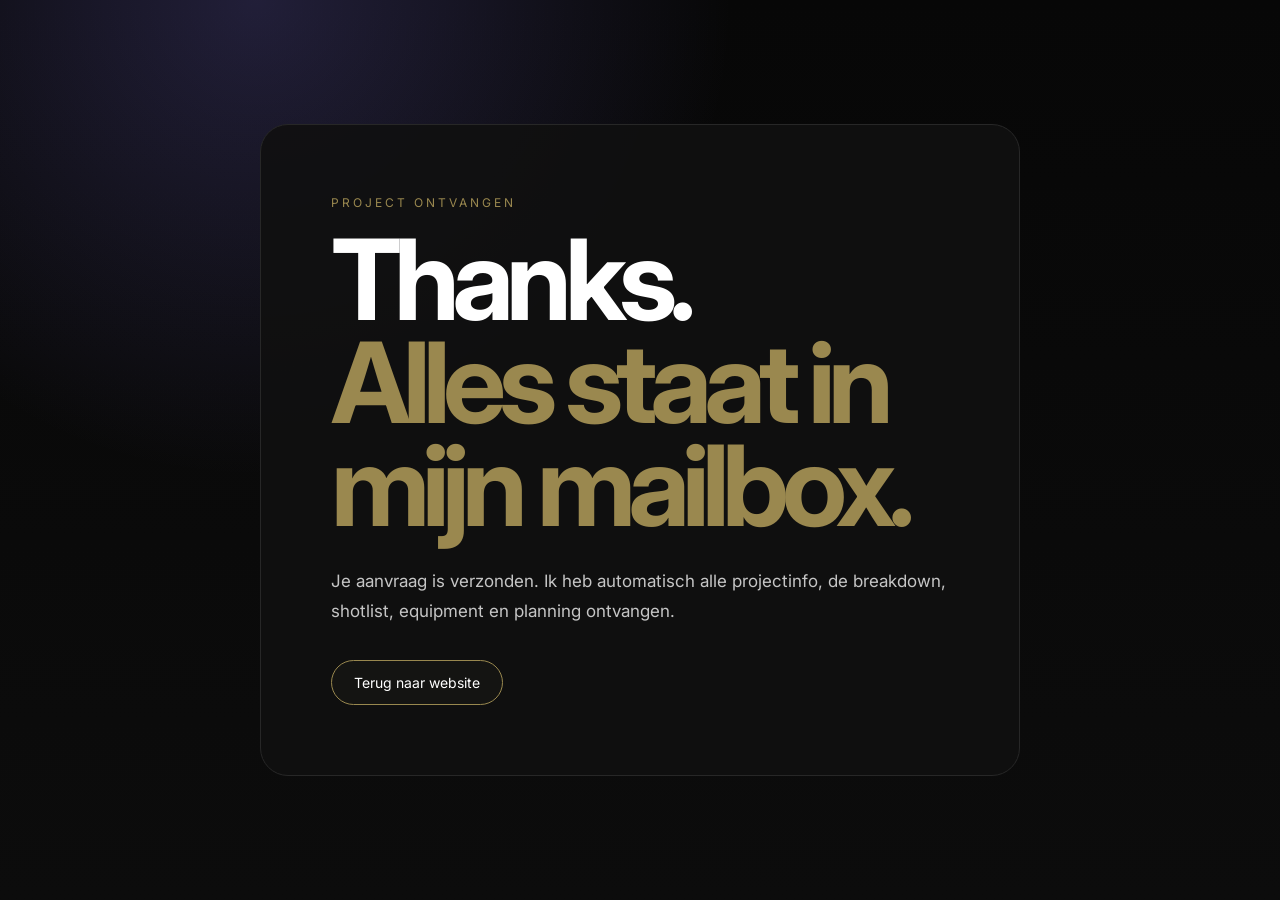
<file: thanks.html>
<!DOCTYPE html>
<html lang="nl">
<head>
  <meta charset="UTF-8" />
  <meta name="viewport" content="width=device-width, initial-scale=1.0" />
  <meta name="description" content="Je projectaanvraag voor Ochtendstond.WAV is ontvangen." />

  <link rel="icon" type="image/png" href="assets/favicon.png" />
  <link rel="shortcut icon" type="image/png" href="assets/favicon.png" />
  <link rel="apple-touch-icon" href="assets/favicon.png" />
  <link rel="stylesheet" href="style.css?v=20260827-final" />

  <title>Project ontvangen - Ebben Visuals</title>
</head>
<body class="thanks-page">
  <main class="thanks-card">
    <p class="eyebrow">PROJECT ONTVANGEN</p>
    <h1>Thanks.<br><span>Alles staat in mijn mailbox.</span></h1>
    <p class="hero-desc">
      Je aanvraag is verzonden. Ik heb automatisch alle projectinfo, de breakdown, shotlist,
      equipment en planning ontvangen.
    </p>
    <a class="btn btn-primary" href="index.html">Terug naar website</a>
  </main>
</body>
</html>
</file>
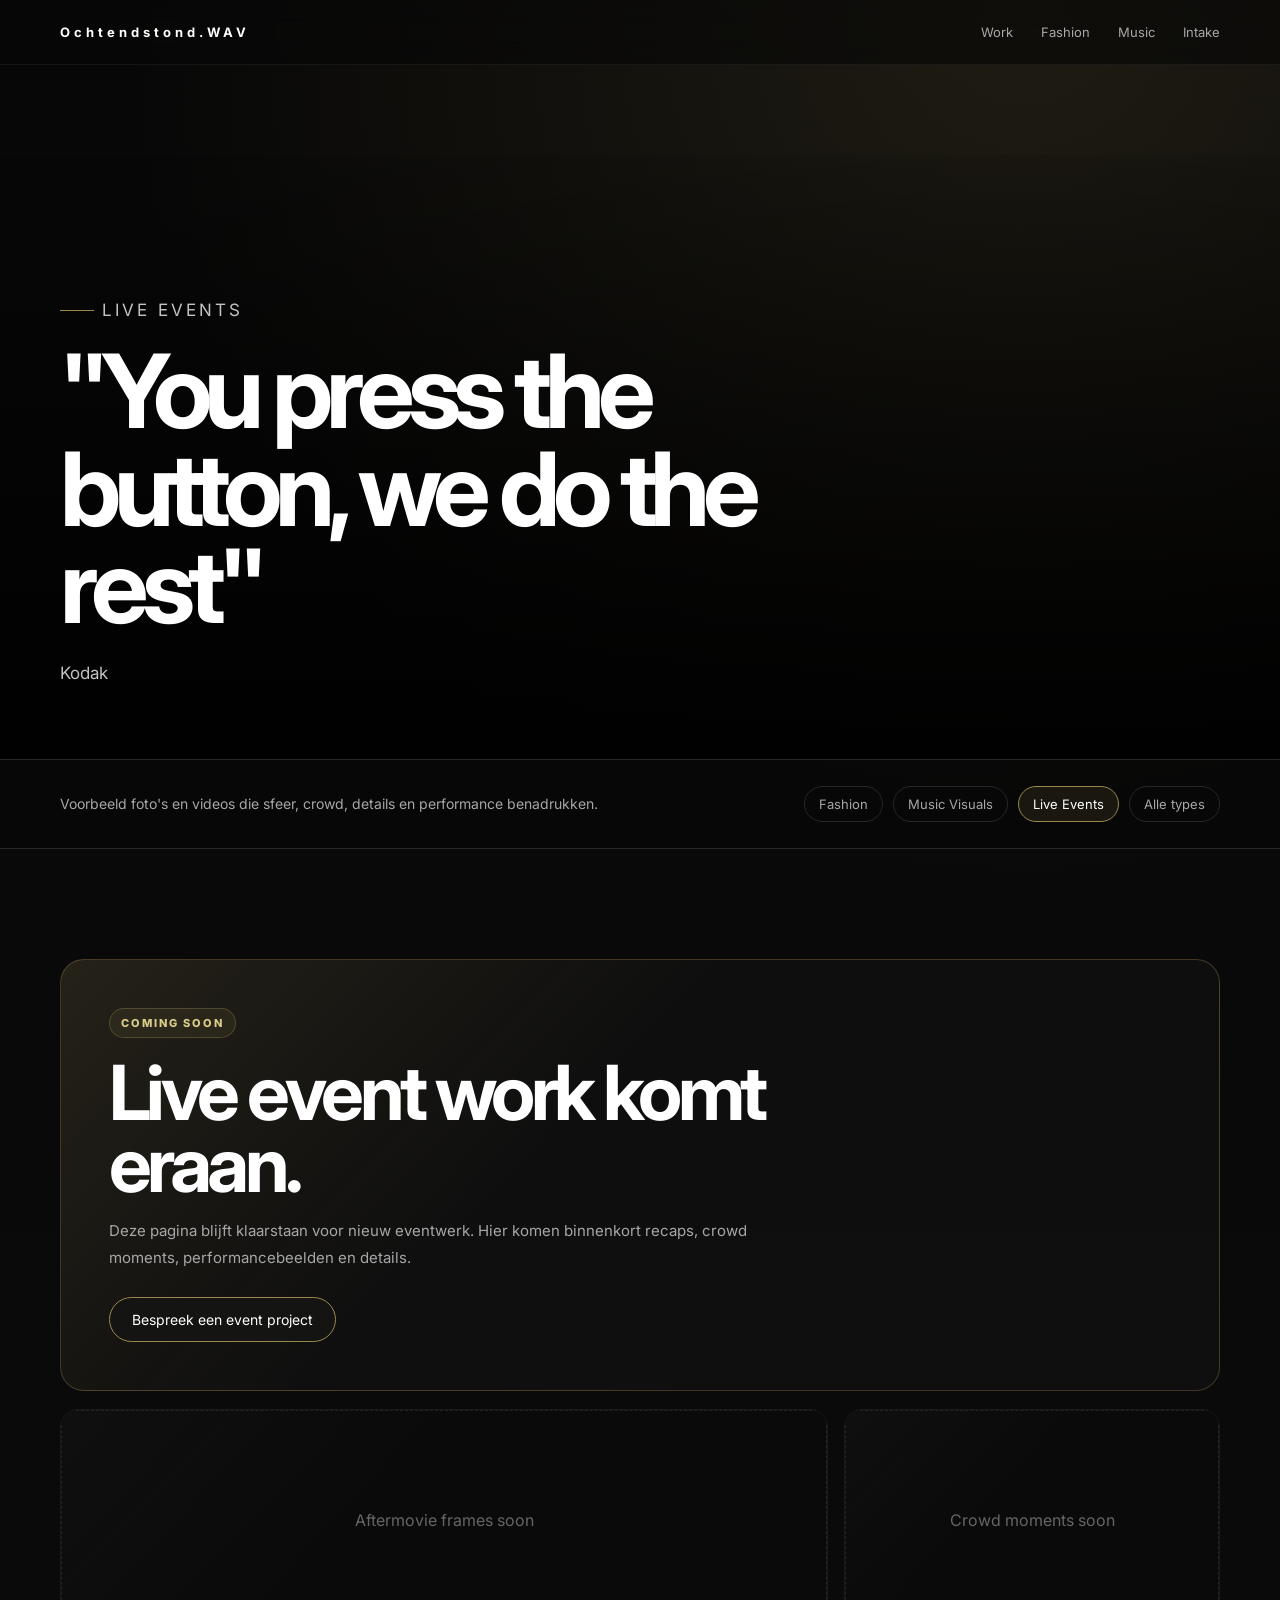
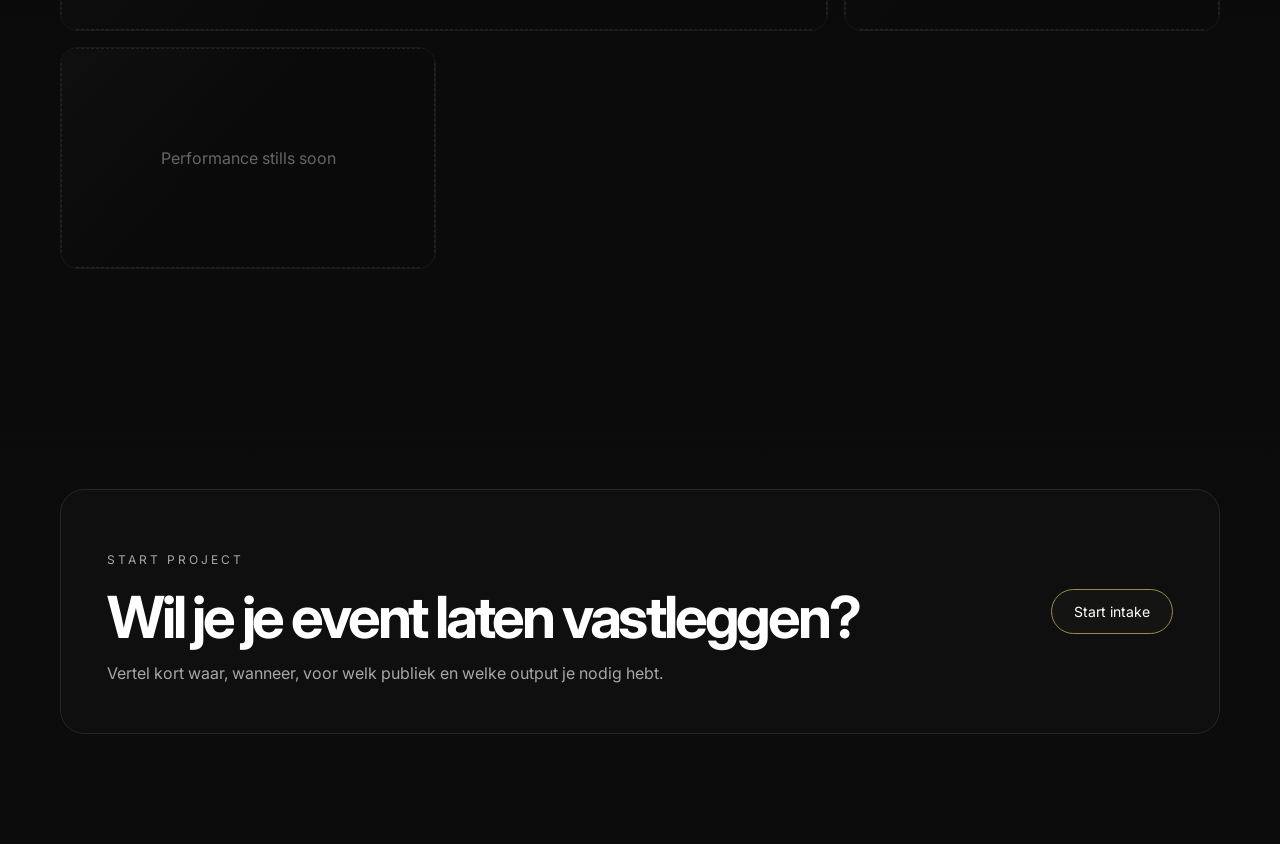
<file: work-events.html>
<!DOCTYPE html>
<html lang="nl">
<head>
  <meta charset="UTF-8" />
  <meta name="viewport" content="width=device-width, initial-scale=1.0" />
  <meta name="description" content="Live event portfolio van Ochtendstond.WAV." />
  <meta property="og:type" content="website" />
  <meta property="og:title" content="Live Events - Ochtendstond.WAV" />
  <meta property="og:description" content="Event visuals met focus op sfeer, mensen, energie en herinnering." />
  <meta property="og:image" content="https://ochtenstond-wav.github.io/ochtendstond-website.github.io/assets/" />
  <meta name="twitter:card" content="summary_large_image" />
  <link rel="icon" type="image/jpeg" href="assets/favicon.png.jpg" />
  <link rel="shortcut icon" type="image/jpeg" href="assets/favicon.png.jpg" />
  <link rel="apple-touch-icon" href="assets/favicon.png.jpg" />
  <link rel="stylesheet" href="style.css" />
  <title>Live Events - Ochtendstond.WAV</title>
</head>
<body class="portfolio-page" style="--portfolio-image: url('assets/');">
  <header class="site-header portfolio-header">
    <a href="index.html#top" class="logo">Ochtendstond.WAV</a>
    <nav class="nav-links" aria-label="Portfolio navigatie">
      <a href="index.html#work">Work</a>
      <a href="work-fashion.html">Fashion</a>
      <a href="work-music.html">Music</a>
      <a href="index.html#intake">Intake</a>
    </nav>
  </header>

  <main class="portfolio-main">
    <section class="portfolio-hero">
      <div class="portfolio-hero-content">
        <p class="portfolio-kicker">Live Events</p>
        <h1>"You press the button, we do the rest"</h1>
        <p>Kodak</p>
      </div>
    </section>

    <div class="portfolio-toolbar">
      <p>Voorbeeld foto's en videos die sfeer, crowd, details en performance benadrukken.</p>
      <nav class="portfolio-nav" aria-label="Werkcategorieen">
        <a href="work-fashion.html">Fashion</a>
        <a href="work-music.html">Music Visuals</a>
        <a class="active" href="work-events.html">Live Events</a>
        <a href="index.html#work">Alle types</a>
      </nav>
    </div>

    <section class="section">
      <div class="portfolio-soon-panel">
        <p class="portfolio-soon-label">COMING SOON</p>
        <h2>Live event work komt eraan.</h2>
        <p>
          Deze pagina blijft klaarstaan voor nieuw eventwerk. Hier komen binnenkort recaps, crowd moments,
          performancebeelden en details.
        </p>
        <a class="btn btn-primary" href="index.html#intake">Bespreek een event project</a>
      </div>

      <div class="portfolio-grid portfolio-grid-muted" aria-hidden="true">
        <article class="portfolio-item wide portfolio-placeholder">
          <div class="portfolio-empty">
            <p>Aftermovie frames soon</p>
          </div>
        </article>

        <article class="portfolio-item portfolio-placeholder">
          <div class="portfolio-empty">
            <p>Crowd moments soon</p>
          </div>
        </article>

        <article class="portfolio-item portfolio-placeholder">
          <div class="portfolio-empty">
            <p>Performance stills soon</p>
          </div>
        </article>
      </div>
    </section>

    <section class="section">
      <div class="portfolio-cta">
        <div>
          <p class="eyebrow">START PROJECT</p>
          <h2>Wil je je event laten vastleggen?</h2>
          <p>Vertel kort waar, wanneer, voor welk publiek en welke output je nodig hebt.</p>
        </div>
        <a class="btn btn-primary" href="index.html#intake">Start intake</a>
      </div>
    </section>
  </main>
</body>
</html>
</file>
<file: style.css>
@import url('https://fonts.googleapis.com/css2?family=Inter:wght@300;400;500;600;700;800&display=swap');

:root {
  --bg: #070707;
  --panel: #101010;
  --panel-2: #171717;
  --line: #272727;
  --text: #ffffff;
  --muted: #a7a7a7;
  --soft: #6f6f6f;
  --accent: #000;
  --accent-2: #5f55d8;
  --green: #37d69a;
  --orange: #e9b15d;
  --radius: 18px;
}

* {
  margin: 0;
  padding: 0;
  box-sizing: border-box;
}

html {
  scroll-behavior: smooth;
}

body {
  min-height: 100vh;
  background:
    radial-gradient(circle at 20% 0%, rgba(139, 125, 255, 0.2), transparent 35%),
    linear-gradient(180deg, #070707 0%, #0c0c0c 100%);
  color: var(--text);
  font-family: 'Inter', system-ui, -apple-system, BlinkMacSystemFont, sans-serif;
}

a {
  color: inherit;
  text-decoration: none;
}

.site-header {
  position: fixed;
  top: 0;
  left: 0;
  z-index: 50;
  width: 100%;
  display: flex;
  justify-content: space-between;
  align-items: center;
  padding: 24px 60px;
  background: rgba(7, 7, 7, 0.62);
  border-bottom: 1px solid rgba(255,255,255,0.06);
  backdrop-filter: blur(14px);
}

.logo {
  font-size: 13px;
  font-weight: 700;
  letter-spacing: 4px;
}

.nav-links {
  display: flex;
  gap: 28px;
}

.nav-links a {
  font-size: 13px;
  color: var(--muted);
  transition: 0.2s ease;
}

.nav-links a:hover {
  color: var(--text);
}

.hero {
  min-height: 100vh;
  display: flex;
  align-items: center;
  padding: 150px 60px 90px;
  background:
    linear-gradient(90deg, rgba(0,0,0,0.88), rgba(0,0,0,0.45)),
    url("assets/DSC00262.JPG");
  background-size: cover;
  background-position: center;
}

.hero-content {
  width: 100%;
  max-width: 920px;
}

.eyebrow {
  font-size: 12px;
  letter-spacing: 3px;
  color: #9a884f;
  margin-bottom: 18px;
  text-transform: uppercase;
}

h1 {
  font-size: clamp(52px, 9vw, 112px);
  line-height: 0.92;
  letter-spacing: -0.07em;
  margin-bottom: 30px;
}

h1 span,
.section-head h2 span {
  color: #9a884f;
}

.hero-desc {
  max-width: 620px;
  color: rgba(255,255,255,0.76);
  font-size: 17px;
  line-height: 1.75;
  margin-bottom: 34px;
}

.hero-actions,
.form-nav {
  display: flex;
  gap: 12px;
  flex-wrap: wrap;
}

.btn {
  display: inline-flex;
  justify-content: center;
  align-items: center;
  border: 1px solid var(--line);
  border-radius: 999px;
  padding: 13px 22px;
  font-size: 14px;
  cursor: pointer;
  transition: 0.2s ease;
  font-family: inherit;
}

.btn-primary {
  color: white;
  background: #141412;
  border-color: #99884f;
}

.btn-primary:hover {
  background: #99884f;
  border-color: #99884f;
}

.btn-primary:active {
  transform: scale(0.98);
}

.btn-secondary {
  color: white;
  background: #141412;
  border-color: #8b7dff;
}

.btn-secondary:hover {
  background: #8b7dff;
  border-color: #8b7dff;
}

.btn-secondary:active {
  transform: scale(0.98);
}

.section {
  padding: 110px 60px;
}

.section-head {
  max-width: 760px;
  margin-bottom: 36px;
}

.section-head h2 {
  font-size: clamp(34px, 5vw, 64px);
  line-height: 1;
  letter-spacing: -0.055em;
}

.section-sub {
  color: var(--muted);
  line-height: 1.7;
  margin-top: 16px;
}

.projects {
  display: grid;
  grid-template-columns: repeat(3, 1fr);
  gap: 18px;
}

.project-card {
  display: block;
  position: relative;
  height: 520px;
  border-radius: var(--radius);
  overflow: hidden;
  background: var(--panel);
  cursor: pointer;
}

.project-card img {
  width: 100%;
  height: 100%;
  object-fit: cover;
  filter: saturate(0.75) contrast(1.08);
  transition: transform 0.6s ease;
}

.project-card:hover img {
  transform: scale(1.06);
}

.overlay {
  position: absolute;
  inset: auto 0 0 0;
  padding: 28px;
  background: linear-gradient(transparent, rgba(0,0,0,0.92));
}

.overlay p {
  color: #9a884f;
  font-size: 12px;
  margin-bottom: 8px;
}

.overlay h3 {
  font-size: 26px;
}

.overlay span {
  display: inline-flex;
  width: fit-content;
  margin-top: 12px;
  color: rgba(255,255,255,0.78);
  font-size: 12px;
  border-bottom: 1px solid rgba(255,255,255,0.22);
}

.portfolio-page {
  background:
    radial-gradient(circle at 80% 0%, rgba(154,136,79,0.16), transparent 34%),
    linear-gradient(180deg, #070707 0%, #0c0c0c 100%);
}

.portfolio-header {
  position: sticky;
  top: 0;
}

.portfolio-main {
  padding-top: 90px;
}

.portfolio-hero {
  min-height: 62vh;
  display: flex;
  align-items: end;
  padding: 140px 60px 70px;
  background:
    linear-gradient(180deg, rgba(0,0,0,0.1), rgba(0,0,0,0.92)),
    var(--portfolio-image);
  background-size: cover;
  background-position: center;
}

.portfolio-hero-content {
  max-width: 860px;
}

.portfolio-kicker {
  display: inline-flex;
  gap: 8px;
  align-items: center;
  color: #d9cc8a;
  font-size: 12px;
  letter-spacing: 3px;
  text-transform: uppercase;
  margin-bottom: 18px;
}

.portfolio-kicker::before {
  content: "";
  width: 34px;
  height: 1px;
  background: #9a884f;
}

.portfolio-hero h1 {
  font-size: clamp(48px, 8vw, 104px);
  line-height: 0.95;
  letter-spacing: -0.07em;
  margin-bottom: 24px;
}

.portfolio-hero p {
  max-width: 680px;
  color: rgba(255,255,255,0.76);
  font-size: 17px;
  line-height: 1.75;
}

.portfolio-toolbar {
  display: flex;
  justify-content: space-between;
  gap: 14px;
  align-items: center;
  padding: 26px 60px;
  border-top: 1px solid var(--line);
  border-bottom: 1px solid var(--line);
  background: rgba(7,7,7,0.78);
}

.portfolio-toolbar p {
  color: var(--muted);
  font-size: 14px;
}

.portfolio-nav {
  display: flex;
  gap: 10px;
  flex-wrap: wrap;
}

.portfolio-nav a {
  border: 1px solid var(--line);
  border-radius: 999px;
  color: var(--muted);
  padding: 9px 14px;
  font-size: 13px;
  transition: 0.2s ease;
}

.portfolio-nav a:hover,
.portfolio-nav a.active {
  color: white;
  border-color: #9a884f;
  background: rgba(154,136,79,0.12);
}

.portfolio-grid {
  display: grid;
  grid-template-columns: repeat(12, 1fr);
  gap: 16px;
}

.portfolio-item {
  grid-column: span 4;
  border: 1px solid var(--line);
  border-radius: 18px;
  overflow: hidden;
  background: #0a0a0a;
}

.portfolio-item.wide {
  grid-column: span 8;
}

.portfolio-item.tall {
  grid-row: span 2;
}

.portfolio-media {
  width: 100%;
  aspect-ratio: 4 / 5;
  display: block;
  object-fit: cover;
  background: #111;
  filter: saturate(0.82) contrast(1.05);
}

.portfolio-item.wide .portfolio-media {
  aspect-ratio: 16 / 9;
}

.portfolio-caption {
  padding: 16px;
}

.portfolio-caption span {
  color: #9a884f;
  font-size: 11px;
  letter-spacing: 2px;
  text-transform: uppercase;
}

.portfolio-caption h3 {
  font-size: 18px;
  margin: 7px 0 6px;
}

.portfolio-caption p {
  color: var(--muted);
  font-size: 13px;
  line-height: 1.55;
}

.portfolio-empty {
  min-height: 260px;
  display: grid;
  place-items: center;
  padding: 24px;
  color: var(--muted);
  text-align: center;
  border: 1px dashed rgba(255,255,255,0.18);
  background:
    linear-gradient(135deg, rgba(139,125,255,0.08), transparent 45%),
    #0a0a0a;
}

.portfolio-soon-panel {
  position: relative;
  z-index: 2;
  margin-bottom: 18px;
  border: 1px solid rgba(154,136,79,0.35);
  border-radius: 24px;
  background:
    linear-gradient(135deg, rgba(154,136,79,0.16), transparent 42%),
    rgba(16,16,16,0.9);
  padding: clamp(26px, 5vw, 48px);
}

.portfolio-soon-label {
  width: fit-content;
  color: #d9cc8a;
  border: 1px solid rgba(154,136,79,0.36);
  border-radius: 999px;
  background: rgba(154,136,79,0.1);
  padding: 7px 11px;
  font-size: 11px;
  font-weight: 800;
  letter-spacing: 2px;
  margin-bottom: 18px;
}

.portfolio-soon-panel h2 {
  max-width: 760px;
  font-size: clamp(36px, 6vw, 76px);
  line-height: 0.95;
  letter-spacing: -0.06em;
  margin-bottom: 18px;
}

.portfolio-soon-panel p:not(.portfolio-soon-label) {
  max-width: 680px;
  color: var(--muted);
  font-size: 15px;
  line-height: 1.75;
  margin-bottom: 26px;
}

.portfolio-grid-muted {
  opacity: 0.58;
  filter: grayscale(1);
}

.portfolio-placeholder .portfolio-empty {
  min-height: 220px;
}

.portfolio-cta {
  display: flex;
  justify-content: space-between;
  align-items: center;
  gap: 22px;
  border: 1px solid var(--line);
  border-radius: 24px;
  background: rgba(16,16,16,0.84);
  padding: clamp(24px, 5vw, 46px);
}

.portfolio-cta h2 {
  font-size: clamp(30px, 5vw, 58px);
  line-height: 1;
  letter-spacing: -0.055em;
}

.portfolio-cta p {
  max-width: 560px;
  color: var(--muted);
  line-height: 1.7;
  margin-top: 14px;
}

.process-section {
  background: linear-gradient(180deg, rgba(255,255,255,0.015), rgba(255,255,255,0));
}

.process-grid {
  display: grid;
  grid-template-columns: minmax(0, 0.95fr) minmax(320px, 1.05fr);
  gap: 18px;
  align-items: start;
}

.workflow-list {
  display: grid;
  gap: 12px;
}

.workflow-step {
  display: grid;
  grid-template-columns: 46px 1fr;
  gap: 16px;
  align-items: start;
  border: 1px solid var(--line);
  border-radius: 18px;
  background: rgba(10,10,10,0.72);
  padding: 18px;
}

.workflow-step span {
  display: inline-flex;
  justify-content: center;
  align-items: center;
  width: 38px;
  height: 38px;
  border-radius: 999px;
  color: #d9cc8a;
  background: rgba(154,136,79,0.12);
  border: 1px solid rgba(154,136,79,0.34);
  font-size: 12px;
  font-weight: 700;
}

.workflow-step h3,
.package-detail h3 {
  font-size: 20px;
  letter-spacing: -0.03em;
  margin-bottom: 8px;
}

.workflow-step p,
.package-note {
  color: var(--muted);
  font-size: 14px;
  line-height: 1.65;
}

.package-explorer {
  border: 1px solid var(--line);
  border-radius: 24px;
  background: rgba(16,16,16,0.86);
  padding: 16px;
  box-shadow: 0 30px 90px rgba(0,0,0,0.28);
}

.package-tabs {
  display: grid;
  grid-template-columns: repeat(4, 1fr);
  gap: 8px;
  padding: 6px;
  border-radius: 18px;
  background: #090909;
  margin-bottom: 16px;
}

.package-option {
  border: 0;
  border-radius: 13px;
  background: transparent;
  color: var(--muted);
  padding: 12px 8px;
  cursor: pointer;
  font-family: inherit;
  font-weight: 600;
  transition: 0.2s ease;
}

.package-option:hover {
  color: white;
  background: rgba(154,136,79,0.1);
}

.package-option.active,
.package-option[aria-selected="true"] {
  color: white;
  background: var(--panel-2);
  box-shadow: 0 0 0 2px rgba(154,136,79,0.26);
}

.package-detail {
  display: none;
  min-height: 390px;
  border: 1px solid var(--line);
  border-radius: 18px;
  background:
    linear-gradient(135deg, rgba(139,125,255,0.1), transparent 35%),
    #0a0a0a;
  padding: 24px;
}

.package-detail.active {
  display: block;
}

.package-label {
  color: #9a884f;
  font-size: 12px;
  font-weight: 700;
  letter-spacing: 2px;
  margin-bottom: 14px;
}

.package-detail ul {
  display: grid;
  gap: 10px;
  margin: 18px 0 22px;
  padding-left: 18px;
  color: rgba(255,255,255,0.84);
  line-height: 1.55;
}

.package-detail li::marker {
  color: var(--accent);
}

.system-card {
  width: 100%;
  max-width: 820px;
  background: rgba(16,16,16,0.84);
  border: 1px solid var(--line);
  border-radius: 24px;
  padding: 18px;
  box-shadow: 0 30px 90px rgba(0,0,0,0.35);
}

.tab-bar {
  display: flex;
  gap: 8px;
  background: #090909;
  padding: 6px;
  border-radius: 18px;
  margin-bottom: 22px;
}

.tab {
  flex: 1;
  border: 0;
  border-radius: 13px;
  background: transparent;
  color: var(--muted);
  padding: 13px 10px;
  cursor: pointer;
  font-family: inherit;
  transition: 0.2s ease;
  font-weight: 500;
}

.tab:hover {
  color: var(--text);
  background: rgba(139, 125, 255, 0.08);
}

.tab.active,
.tab[aria-selected="true"] {
  color: white;
  background: var(--panel-2);
  box-shadow: 0 0 0 2px rgba(139, 125, 255, 0.28);
}

.panel {
  display: none;
}

.panel.active {
  display: block;
}

.progress-bar {
  display: flex;
  align-items: center;
  gap: 8px;
  margin: 8px 0 28px;
}

.step-dot {
  width: 9px;
  height: 9px;
  border-radius: 999px;
  background: #333;
}

.step-dot.done {
  background: var(--green);
}

.step-dot.active {
  width: 34px;
  background: var(--accent);
}

#step-label {
  margin-left: 8px;
  color: var(--soft);
  font-size: 12px;
}

.form-step {
  display: none;
}

.form-step.active {
  display: block;
}

.form-step h3 {
  font-size: 24px;
  margin-bottom: 8px;
}

.form-step p {
  color: var(--muted);
  margin-bottom: 24px;
}

label,
.field-block {
  display: block;
  margin-bottom: 22px;
  color: var(--muted);
  font-size: 13px;
}

input,
textarea,
select {
  width: 100%;
  margin-top: 8px;
  background: #0a0a0a;
  border: 1px solid var(--line);
  border-radius: 14px;
  padding: 15px 15px;
  color: white;
  font-size: 14px;
  font-family: inherit;
  outline: none;
  transition: 0.2s ease;
}

input:focus,
textarea:focus,
select:focus {
  border-color: var(--accent);
  box-shadow: 0 0 0 2px rgba(139, 125, 255, 0.12);
}

textarea {
  min-height: 110px;
  resize: vertical;
}

.option-grid {
  display: grid;
  grid-template-columns: repeat(3, 1fr);
  gap: 9px;
  margin-top: 10px;
}

.option {
  border: 1px solid var(--line);
  background: #0a0a0a;
  color: var(--muted);
  border-radius: 14px;
  padding: 13px 10px;
  cursor: pointer;
  font-family: inherit;
  font-weight: 500;
  transition: 0.2s ease;
}

.option:hover {
  border-color: var(--accent);
  color: var(--accent);
}

.option.selected {
  color: #ffffff;
  background: var(--accent);
  border-color: var(--accent);
  box-shadow: 0 0 0 2px rgba(139, 125, 255, 0.28);
}

.option.selected::before {
  content: "✓ ";
  font-weight: 700;
}

.form-nav {
  justify-content: space-between;
  margin-top: 28px;
}

.form-status {
  min-height: 23px;
}

.empty-state {
  text-align: center;
  padding: 54px 20px;
}

.empty-state i {
  display: block;
  color: var(--soft);
  font-size: 46px;
  margin-bottom: 14px;
}

.empty-state p,
.muted {
  color: var(--muted);
  font-size: 14px;
  line-height: 1.6;
}

.hidden {
  display: none;
}

.breakdown-output {
  display: grid;
  gap: 14px;
}

.breakdown-card {
  border: 1px solid var(--line);
  border-radius: 18px;
  overflow: hidden;
  background: #0a0a0a;
}

.breakdown-header {
  display: flex;
  align-items: center;
  gap: 10px;
  background: var(--panel-2);
  padding: 14px 16px;
}

.breakdown-header i {
  color: var(--accent);
  font-size: 19px;
}

.breakdown-header h3 {
  font-size: 15px;
}

.breakdown-body {
  padding: 16px;
}

.breakdown-row {
  display: flex;
  justify-content: space-between;
  gap: 18px;
  padding: 9px 0;
  border-bottom: 1px solid var(--line);
  font-size: 13px;
}

.breakdown-row:last-child {
  border-bottom: 0;
}

.breakdown-row span:first-child {
  color: var(--muted);
  min-width: 140px;
}

.breakdown-row strong {
  text-align: right;
}

.pill {
  display: inline-block;
  padding: 7px 11px;
  border-radius: 999px;
  background: rgba(139,125,255,0.14);
  color: #c9c3ff;
  font-size: 12px;
  margin: 4px 4px 4px 0;
}

.pill.green {
  color: #b8ffdf;
  background: rgba(55,214,154,0.14);
}

.pill.orange {
  color: #ffd9a6;
  background: rgba(233,177,93,0.14);
}

.metrics {
  display: grid;
  grid-template-columns: repeat(3, 1fr);
  gap: 14px;
  margin-bottom: 20px;
}

.metric {
  border: 1px solid var(--line);
  border-radius: 16px;
  background: #0a0a0a;
  padding: 18px;
}

.metric span {
  display: block;
  color: var(--muted);
  font-size: 12px;
  margin-bottom: 8px;
}

.metric strong {
  font-size: 24px;
}

.project-list {
  display: grid;
  gap: 10px;
}

.project-row {
  display: flex;
  gap: 12px;
  align-items: center;
  border: 1px solid var(--line);
  background: #0a0a0a;
  border-radius: 16px;
  padding: 14px;
  cursor: pointer;
  transition: 0.2s ease;
}

.project-row:hover {
  border-color: var(--accent);
  background: rgba(139, 125, 255, 0.06);
}

.project-row.active {
  border-color: var(--accent);
  background: rgba(139, 125, 255, 0.14);
}

.project-row-completed {
  opacity: 0.48;
  filter: grayscale(1);
}

.project-row-completed .status {
  color: #d7d7d7;
  background: rgba(255, 255, 255, 0.08);
}

.status {
  border-radius: 999px;
  background: rgba(139,125,255,0.14);
  color: #c9c3ff;
  padding: 5px 9px;
  font-size: 11px;
}

.project-info {
  flex: 1;
}

.project-info strong {
  display: block;
  font-size: 14px;
}

.project-info span {
  display: block;
  color: var(--muted);
  font-size: 12px;
  margin-top: 3px;
}

.about-text {
  max-width: 75ch;
  font-size: 17px;
  color: rgba(255,255,255,0.82);
  line-height: 1.35;
  letter-spacing: -0.03em;
}

.contact-links {
  display: flex;
  flex-direction: column;
  gap: 14px;
}

.contact-links a {
  width: fit-content;
  font-size: clamp(12px, 3vw, 20px);
  letter-spacing: -0.05em;
  border-bottom: 1px solid rgba(255,255,255,0.2);
  transition: 0.2s ease;
}

.contact-links a:hover {
  border-bottom-color: var(--accent);
  color: var(--accent);
}

.footer {
  padding: 32px 60px;
  color: var(--soft);
  border-top: 1px solid var(--line);
}

#completeProjectBtn:disabled,
button:disabled {
  cursor: not-allowed;
  opacity: 0.55;
}

@media (max-width: 900px) {
  .site-header {
    padding: 18px 22px;
  }

  .nav-links {
    display: none;
  }

  .hero,
  .section {
    padding-left: 22px;
    padding-right: 22px;
  }

  .projects,
  .process-grid,
  .portfolio-grid,
  .metrics {
    grid-template-columns: 1fr;
  }

  .portfolio-hero,
  .portfolio-toolbar {
    padding-left: 22px;
    padding-right: 22px;
  }

  .portfolio-toolbar,
  .portfolio-cta {
    align-items: flex-start;
    flex-direction: column;
  }

  .portfolio-item,
  .portfolio-item.wide {
    grid-column: span 1;
  }

  .project-card {
    height: 420px;
  }

  .option-grid {
    grid-template-columns: repeat(2, 1fr);
  }

  .package-detail {
    min-height: auto;
  }

  .breakdown-row {
    flex-direction: column;
    gap: 5px;
  }

  .breakdown-row strong {
    text-align: left;
  }

  .footer {
    padding: 28px 22px;
  }
}

@media (max-width: 560px) {
  .hero {
    padding-top: 130px;
  }

  .hero-actions,
  .form-nav,
  .tab-bar,
  .package-tabs {
    flex-direction: column;
  }

  .package-tabs {
    display: flex;
  }

  .option-grid {
    grid-template-columns: 1fr;
  }
}

.thanks-page {
  min-height: 100vh;
  display: flex;
  align-items: center;
  justify-content: center;
  padding: 40px 20px;
}

.thanks-card {
  width: min(760px, 100%);
  border: 1px solid var(--line);
  background: rgba(16, 16, 16, 0.9);
  border-radius: 28px;
  padding: clamp(32px, 6vw, 70px);
}

.about-text {
  margin-bottom: 1.5rem;
  line-height: 1.8;
}

/* Screenplay redesign for Ochtendstond.WAV */
.screenplay-site {
  --paper: #fbfaf6;
  --script-ink: #111111;
  --script-muted: #4d4a44;
  --script-rule: #d8d4ca;
  --script-red: #ff493d;
  --script-red-soft: rgba(255, 73, 61, 0.12);
  --script-shadow: rgba(28, 23, 16, 0.2);
  --page-width: 930px;
  --script-margin: clamp(28px, 7vw, 104px);
  background:
    linear-gradient(90deg, rgba(0, 0, 0, 0.035) 1px, transparent 1px),
    linear-gradient(180deg, #d8d2c4, #f0eadf 42%, #d6cfbf);
  background-size: 46px 46px, auto;
  color: var(--script-ink);
  font-family: "Courier New", Courier, monospace;
}

.screenplay-site::selection {
  background: var(--script-red-soft);
}

.screenplay-site .site-header {
  position: sticky;
  top: 0;
  z-index: 80;
  width: min(100%, var(--page-width));
  margin: 0 auto;
  padding: 14px var(--script-margin);
  display: grid;
  grid-template-columns: 1fr auto 1fr;
  align-items: center;
  gap: clamp(18px, 4vw, 54px);
  background: rgba(251, 250, 246, 0.94);
  border: 1px solid var(--script-rule);
  border-top: 0;
  backdrop-filter: blur(10px);
  box-shadow: 0 12px 30px rgba(0,0,0,0.07);
}

.screenplay-site .logo {
  color: var(--script-ink);
  font-size: 12px;
  font-weight: 700;
  letter-spacing: 0.04em;
  text-align: center;
  text-transform: uppercase;
}

.screenplay-site .nav-links {
  display: flex;
  gap: clamp(12px, 2vw, 24px);
  align-items: center;
}

.screenplay-site .nav-left {
  justify-content: flex-start;
}

.screenplay-site .nav-right {
  justify-content: flex-end;
}

.screenplay-site .nav-links a {
  color: var(--script-muted);
  font-size: 12px;
  text-transform: uppercase;
}

.screenplay-site .nav-links a:hover {
  color: var(--script-red);
}

.screenplay-site main {
  width: min(100%, 1080px);
  margin: 0 auto;
  padding: 18px clamp(10px, 2vw, 24px) 54px;
}

.screenplay-site .hero,
.screenplay-site .section,
.screenplay-site .footer {
  position: relative;
  width: min(100%, var(--page-width));
  margin: 0 auto 34px;
  padding: 78px var(--script-margin) 86px;
  background:
    linear-gradient(90deg, rgba(0, 0, 0, 0.022), transparent 2%, transparent 98%, rgba(0, 0, 0, 0.03)),
    var(--paper);
  border: 1px solid #c7c2b7;
  border-radius: 0;
  box-shadow: 0 20px 60px var(--script-shadow);
}

.screenplay-site .hero {
  min-height: min(920px, calc(100vh - 72px));
  display: grid;
  place-items: center;
  background:
    linear-gradient(90deg, rgba(0, 0, 0, 0.022), transparent 2%, transparent 98%, rgba(0, 0, 0, 0.03)),
    var(--paper);
}

.screenplay-site .hero::before,
.screenplay-site .section::before {
  content: "";
  position: absolute;
  top: 0;
  bottom: 0;
  left: var(--script-margin);
  width: 1px;
  background: rgba(17, 17, 17, 0.08);
}

.screenplay-site .hero::after,
.screenplay-site .section::after {
  content: "";
  position: absolute;
  inset: 0;
  pointer-events: none;
  opacity: 0.28;
  background:
    repeating-linear-gradient(0deg, transparent 0 23px, rgba(0, 0, 0, 0.018) 24px),
    radial-gradient(circle at 22% 18%, rgba(0, 0, 0, 0.04), transparent 18%),
    radial-gradient(circle at 80% 84%, rgba(0, 0, 0, 0.03), transparent 22%);
  mix-blend-mode: multiply;
}

.screenplay-site .hero > *,
.screenplay-site .section > * {
  position: relative;
  z-index: 1;
}

.screenplay-site .hero-content {
  width: 100%;
  max-width: 680px;
  text-align: center;
}

.screenplay-site .hero-content::before {
  content: "A1";
  position: absolute;
  top: -22px;
  left: calc(var(--script-margin) * -0.72);
  color: var(--script-ink);
  font-weight: 700;
}

.screenplay-site .hero-content::after {
  content: "TITLE PAGE";
  position: absolute;
  top: -64px;
  right: 0;
  color: var(--script-red);
  font-family: Arial, Helvetica, sans-serif;
  font-size: clamp(18px, 3vw, 32px);
  font-weight: 900;
  transform: rotate(-1deg);
}

.screenplay-site .eyebrow {
  color: var(--script-ink);
  font-size: 13px;
  font-weight: 700;
  letter-spacing: 0.02em;
  text-align: left;
}

.screenplay-site .hero .eyebrow {
  margin: 0 0 82px;
  text-align: center;
  text-decoration: underline;
  text-underline-offset: 4px;
}

.screenplay-site h1 {
  margin: 0 auto 28px;
  color: var(--script-ink);
  font-size: clamp(30px, 7vw, 68px);
  line-height: 1.18;
  letter-spacing: 0;
  text-align: center;
  text-transform: uppercase;
}

.screenplay-site h1 span,
.screenplay-site .section-head h2 span {
  color: var(--script-ink);
}

.screenplay-site .hero-desc {
  max-width: 620px;
  margin: 0 0 24px;
  color: var(--script-ink);
  font-size: 16px;
  line-height: 1.55;
}

.screenplay-site .script-label {
  margin: 0 0 28px;
  color: var(--script-muted);
  font-size: 13px;
  text-align: center;
  text-transform: uppercase;
}

.screenplay-site .hero-subtitle {
  max-width: 560px;
  margin: 0 auto 74px;
  color: var(--script-ink);
  font-size: clamp(15px, 2.2vw, 19px);
  line-height: 1.6;
  text-align: center;
}

.screenplay-site .script-credit {
  display: grid;
  gap: 8px;
  margin: 0 auto 52px;
  color: var(--script-muted);
  font-size: 13px;
  text-align: center;
  text-transform: uppercase;
}

.screenplay-site .script-credit strong {
  color: var(--script-ink);
  font-size: 16px;
}

.screenplay-site .hero-desc:first-of-type {
  margin-left: 138px;
  max-width: 430px;
}

.screenplay-site .hero-desc:first-of-type::first-line,
.screenplay-site .hero-desc:nth-of-type(2)::first-line {
  font-weight: 700;
}

.screenplay-site .hero-actions {
  justify-content: center;
  margin: 0;
}

.screenplay-site .story-page {
  min-height: 760px;
}

.screenplay-site .page-number {
  position: absolute;
  top: 34px;
  right: var(--script-margin);
  color: var(--script-muted);
}

.screenplay-site .transition,
.screenplay-site .slugline,
.screenplay-site .character {
  color: var(--script-ink);
  font-weight: 700;
  text-transform: uppercase;
}

.screenplay-site .transition {
  text-align: right;
}

.screenplay-site .slugline {
  margin: 42px 0 28px;
}

.screenplay-site .action {
  max-width: 680px;
  margin: 0 0 28px;
  color: var(--script-ink);
  font-size: 16px;
  line-height: 1.75;
}

.screenplay-site .character {
  margin: 44px auto 8px;
  text-align: center;
}

.screenplay-site .dialogue {
  max-width: 430px;
  margin: 0 auto 38px;
  color: var(--script-ink);
  font-size: 16px;
  line-height: 1.65;
  text-align: left;
}

.screenplay-site .btn {
  border: 1px solid var(--script-ink);
  border-radius: 0;
  background: var(--script-ink);
  color: var(--paper);
  font: inherit;
  font-size: 13px;
  padding: 0 16px;
  min-height: 42px;
}

.screenplay-site .btn-secondary {
  background: transparent;
  color: var(--script-ink);
}

.screenplay-site .btn:hover,
.screenplay-site .btn:focus-visible {
  outline: 0;
  border-color: var(--script-red);
  background: var(--script-red);
  color: var(--paper);
}

.screenplay-site .section::before {
  left: var(--script-margin);
}

.screenplay-site .section-head {
  max-width: 680px;
  margin-bottom: 42px;
}

.screenplay-site #work .section-head::before,
.screenplay-site #process .section-head::before,
.screenplay-site #intake .section-head::before,
.screenplay-site #about .section-head::before,
.screenplay-site #contact .section-head::before {
  display: block;
  margin-bottom: 20px;
  color: var(--script-ink);
  font-weight: 700;
  text-transform: uppercase;
}

.screenplay-site #work .section-head::before {
  content: "EXT. PORTFOLIO WALL - DAY";
}

.screenplay-site #process .section-head::before {
  content: "INT. PRE-PRODUCTION ROOM - CONTINUOUS";
}

.screenplay-site #intake .section-head::before {
  content: "INT. PROJECT DRAFT - START";
}

.screenplay-site #about .section-head::before {
  content: "CHARACTER INTRODUCTION";
}

.screenplay-site #contact .section-head::before {
  content: "FADE OUT.";
}

.screenplay-site .section-head h2 {
  font-size: clamp(18px, 3vw, 30px);
  line-height: 1.25;
  letter-spacing: 0;
  text-transform: uppercase;
}

.screenplay-site .section-sub {
  color: var(--script-muted);
}

.screenplay-site #work .section-head .eyebrow::after {
  content: " / SLUG LINE";
  color: var(--script-red);
  font-family: Arial, Helvetica, sans-serif;
  font-weight: 900;
}

.screenplay-site .projects {
  display: grid;
  grid-template-columns: 1fr;
  gap: 18px;
}

.screenplay-site .project-card {
  height: auto;
  min-height: 185px;
  display: grid;
  grid-template-columns: 190px 1fr;
  align-items: stretch;
  border: 0;
  border-bottom: 1px solid var(--script-rule);
  border-radius: 0;
  background: transparent;
}

.screenplay-site .project-card:hover {
  background: var(--script-red-soft);
  box-shadow: -12px 0 0 var(--script-red-soft), 12px 0 0 var(--script-red-soft);
}

.screenplay-site .project-card img {
  width: 100%;
  height: 100%;
  min-height: 150px;
  aspect-ratio: 4 / 3;
  margin: 0;
  object-fit: cover;
  object-position: center;
  filter: grayscale(1) contrast(1.08);
}

.screenplay-site .project-image-placeholder {
  width: 100%;
  height: 100%;
  min-height: 150px;
  aspect-ratio: 4 / 3;
  display: grid;
  place-items: center;
  border: 1px dashed var(--script-rule);
  background:
    linear-gradient(135deg, rgba(255, 73, 61, 0.08), transparent 54%),
    rgba(17, 17, 17, 0.04);
  color: var(--script-muted);
  font-size: 11px;
  font-weight: 700;
  text-align: center;
  text-transform: uppercase;
}

.screenplay-site .project-card:hover img {
  transform: none;
  filter: grayscale(0.2) contrast(1.05);
}

.screenplay-site .overlay {
  position: static;
  padding: 0 0 18px;
  background: transparent;
}

.screenplay-site .overlay p,
.screenplay-site .overlay span {
  color: var(--script-muted);
}

.screenplay-site .overlay h3 {
  color: var(--script-ink);
  font-size: 20px;
  text-transform: uppercase;
}

.screenplay-site .process-grid {
  grid-template-columns: 1fr;
}

.screenplay-site .workflow-step,
.screenplay-site .package-explorer,
.screenplay-site .system-card,
.screenplay-site .metric,
.screenplay-site .project-row,
.screenplay-site .breakdown-card {
  border-color: var(--script-rule);
  border-radius: 0;
  background: transparent;
  box-shadow: none;
}

.screenplay-site .workflow-step {
  grid-template-columns: 74px 1fr;
}

.screenplay-site .workflow-step span {
  width: auto;
  height: auto;
  border: 0;
  border-radius: 0;
  background: transparent;
  color: var(--script-muted);
}

.screenplay-site .workflow-step h3,
.screenplay-site .package-detail h3,
.screenplay-site .form-step h3 {
  color: var(--script-ink);
  text-transform: uppercase;
}

.screenplay-site .workflow-step p,
.screenplay-site .package-note,
.screenplay-site .form-step p,
.screenplay-site .muted,
.screenplay-site .empty-state p {
  color: var(--script-muted);
}

.screenplay-site .package-tabs,
.screenplay-site .tab-bar {
  background: transparent;
  border: 1px solid var(--script-rule);
  border-radius: 0;
}

.screenplay-site #intake .system-card {
  padding: clamp(18px, 4vw, 36px);
}

.screenplay-site #intake .tab-bar {
  width: fit-content;
  margin: 0 auto 32px;
  border-color: rgba(17, 17, 17, 0.12);
}

.screenplay-site .package-option,
.screenplay-site .tab,
.screenplay-site .option {
  border-radius: 0;
  background: transparent;
  color: var(--script-ink);
  font: inherit;
}

.screenplay-site #intake .tab {
  padding: 9px 13px;
  color: var(--script-muted);
  font-size: 12px;
}

.screenplay-site .package-option.active,
.screenplay-site .package-option[aria-selected="true"],
.screenplay-site .tab.active,
.screenplay-site .tab[aria-selected="true"],
.screenplay-site .option.selected {
  background: var(--script-red-soft);
  color: var(--script-ink);
  box-shadow: none;
}

.screenplay-site #intake .progress-bar {
  justify-content: center;
  margin: 4px 0 38px;
  padding-bottom: 20px;
  border-bottom: 1px solid rgba(17, 17, 17, 0.08);
}

.screenplay-site #intake .step-dot {
  width: 7px;
  height: 7px;
  background: rgba(17, 17, 17, 0.2);
}

.screenplay-site #intake .step-dot.done,
.screenplay-site #intake .step-dot.active {
  background: #111;
}

.screenplay-site #intake .step-dot.active {
  width: 28px;
}

.screenplay-site #step-label {
  color: var(--script-muted);
  font-size: 11px;
}

.screenplay-site #intake .form-step {
  max-width: 680px;
  margin: 0 auto;
}

.screenplay-site #intake .form-step h3 {
  margin-bottom: 10px;
  font-size: clamp(18px, 3vw, 26px);
  text-align: center;
}

.screenplay-site #intake .form-step > p {
  max-width: 420px;
  margin: 0 auto 28px;
  color: var(--script-muted);
  text-align: center;
  text-transform: none;
}

.screenplay-site #intake label,
.screenplay-site #intake .field-block {
  margin-bottom: 18px;
  color: var(--script-muted);
  font-size: 12px;
  letter-spacing: 0.02em;
}

.screenplay-site #intake input,
.screenplay-site #intake textarea,
.screenplay-site #intake select {
  padding: 12px 0;
}

.screenplay-site #intake textarea {
  min-height: 92px;
  padding: 12px;
}

.screenplay-site #intake .option-grid {
  grid-template-columns: repeat(2, minmax(0, 1fr));
  gap: 8px;
}

.screenplay-site #intake .option {
  padding: 10px 9px;
  border-color: rgba(17, 17, 17, 0.14);
  color: var(--script-muted);
  font-size: 12px;
}

.screenplay-site #intake .option:hover,
.screenplay-site #intake .option.selected {
  border-color: #111;
  background: rgba(17, 17, 17, 0.06);
  color: #111;
}

.screenplay-site #intake .form-status {
  max-width: 680px;
  margin: 18px auto 0;
  text-align: center;
}

.screenplay-site #intake .form-nav {
  max-width: 680px;
  margin: 28px auto 0;
}

.screenplay-site .package-detail {
  border-radius: 0;
  background: var(--paper);
  color: var(--script-ink);
}

.screenplay-site .package-detail,
.screenplay-site .package-detail p,
.screenplay-site .package-detail li,
.screenplay-site .package-detail h3,
.screenplay-site .package-note {
  color: var(--script-ink);
}

.screenplay-site .package-label {
  color: var(--script-red);
}

.screenplay-site label,
.screenplay-site .field-block {
  color: var(--script-ink);
  font: inherit;
  text-transform: uppercase;
}

.screenplay-site input,
.screenplay-site textarea,
.screenplay-site select {
  border: 0;
  border-bottom: 1px solid var(--script-ink);
  border-radius: 0;
  background: transparent;
  color: var(--script-ink);
  font: inherit;
}

.screenplay-site textarea {
  border: 1px solid var(--script-rule);
}

.screenplay-site input:focus,
.screenplay-site textarea:focus,
.screenplay-site select:focus {
  border-color: var(--script-red);
  background: var(--script-red-soft);
  box-shadow: none;
}

.screenplay-site .about-section {
  display: grid;
  grid-template-columns: minmax(0, 1fr) minmax(240px, 0.65fr);
  gap: 34px;
}

.screenplay-site .about-copy {
  min-width: 0;
}

.screenplay-site .about-text {
  color: var(--script-ink);
}

.screenplay-site .about-portrait {
  align-self: start;
  overflow: hidden;
  border: 1px solid var(--script-rule);
  background: var(--paper);
  min-height: 420px;
}

.screenplay-site .about-portrait img {
  width: 100%;
  height: 420px;
  display: block;
  object-fit: cover;
  filter: grayscale(1) contrast(1.04);
}

.screenplay-site .about-portrait figcaption {
  padding: 12px;
  color: var(--script-muted);
  font-size: 12px;
  text-transform: uppercase;
}

.screenplay-site .contact-links a {
  color: var(--script-ink);
}

.screenplay-site .footer {
  min-height: auto;
  color: var(--script-muted);
}

@media (max-width: 900px) {
  .screenplay-site .site-header {
    padding: 14px 22px;
    grid-template-columns: 1fr;
    gap: 10px;
  }

  .screenplay-site .nav-links {
    display: flex;
    overflow-x: auto;
    gap: 14px;
    justify-content: center;
    width: 100%;
  }

  .screenplay-site .hero,
  .screenplay-site .section,
  .screenplay-site .footer {
    padding: 58px 22px 64px;
  }

  .screenplay-site .hero {
    min-height: auto;
  }

  .screenplay-site .hero-content::after {
    display: none;
  }

  .screenplay-site .hero-desc:first-of-type,
  .screenplay-site .hero-actions {
    margin-left: 0;
  }

  .screenplay-site .project-card,
  .screenplay-site .about-section {
    grid-template-columns: 1fr;
  }

  .screenplay-site .project-card img {
    width: 100%;
    height: 240px;
  }

  .screenplay-site #intake .option-grid {
    grid-template-columns: 1fr;
  }
}

/* Storyboard portfolio pages */
.storyboard-page {
  --paper: #fbfaf6;
  --script-ink: #111111;
  --script-muted: #4d4a44;
  --script-rule: #d8d4ca;
  --script-red: #ff493d;
  background:
    linear-gradient(90deg, rgba(0, 0, 0, 0.035) 1px, transparent 1px),
    linear-gradient(180deg, #d8d2c4, #f0eadf 42%, #d6cfbf);
  background-size: 46px 46px, auto;
  color: var(--script-ink);
  font-family: "Courier New", Courier, monospace;
}

.storyboard-page .site-header {
  width: min(100%, 930px);
  margin: 0 auto;
  padding: 14px clamp(22px, 7vw, 104px);
  border: 1px solid var(--script-rule);
  border-top: 0;
  background: rgba(251, 250, 246, 0.94);
  box-shadow: 0 12px 30px rgba(0,0,0,0.07);
}

.storyboard-page .logo,
.storyboard-page .nav-links a {
  color: var(--script-ink);
  font-size: 12px;
  letter-spacing: 0.02em;
  text-transform: uppercase;
}

.storyboard-page .portfolio-main {
  width: min(100%, 1080px);
  margin: 0 auto;
  padding: 18px clamp(10px, 2vw, 24px) 54px;
}

.storyboard-page .portfolio-hero,
.storyboard-page .section {
  width: min(100%, 930px);
  margin: 0 auto 34px;
  padding: 78px clamp(28px, 7vw, 104px) 86px;
  border: 1px solid #c7c2b7;
  border-radius: 0;
  background:
    linear-gradient(90deg, rgba(0, 0, 0, 0.022), transparent 2%, transparent 98%, rgba(0, 0, 0, 0.03)),
    var(--paper);
  box-shadow: 0 20px 60px rgba(28, 23, 16, 0.2);
}

.storyboard-page .portfolio-hero {
  min-height: 720px;
  display: grid;
  place-items: center;
  text-align: center;
  background:
    linear-gradient(rgba(251, 250, 246, 0.82), rgba(251, 250, 246, 0.96)),
    var(--portfolio-image),
    var(--paper);
  background-size: cover;
  background-position: center;
}

.storyboard-page .portfolio-hero-content {
  max-width: 650px;
}

.storyboard-page .portfolio-kicker {
  display: block;
  margin: 0 0 78px;
  color: var(--script-ink);
  font-size: 13px;
  font-weight: 700;
  letter-spacing: 0.02em;
  text-align: center;
  text-decoration: underline;
  text-underline-offset: 4px;
}

.storyboard-page .portfolio-kicker::before {
  display: none;
}

.storyboard-page .portfolio-hero h1 {
  margin: 0 auto 30px;
  color: var(--script-ink);
  font-size: clamp(30px, 6.5vw, 66px);
  line-height: 1.12;
  letter-spacing: 0;
  text-transform: uppercase;
}

.storyboard-page .portfolio-hero p {
  color: var(--script-muted);
  font-size: 15px;
}

.storyboard-page .portfolio-toolbar {
  width: min(100%, 930px);
  margin: 0 auto 34px;
  padding: 22px clamp(28px, 7vw, 104px);
  border: 1px solid var(--script-rule);
  border-radius: 0;
  background: var(--paper);
}

.storyboard-page .portfolio-toolbar p,
.storyboard-page .portfolio-nav a {
  color: var(--script-muted);
  font-size: 12px;
}

.storyboard-page .portfolio-nav a {
  border: 1px solid var(--script-rule);
  border-radius: 0;
  background: transparent;
  text-transform: uppercase;
}

.storyboard-page .portfolio-nav a:hover,
.storyboard-page .portfolio-nav a.active {
  color: var(--script-ink);
  border-color: var(--script-red);
  background: rgba(255, 73, 61, 0.12);
}

.storyboard-intro {
  max-width: 690px;
  margin-bottom: 34px;
}

.storyboard-intro h2 {
  margin: 10px 0 14px;
  color: var(--script-ink);
  font-size: clamp(22px, 4vw, 38px);
  line-height: 1.2;
  text-transform: uppercase;
}

.storyboard-intro p,
.storyboard-intro strong {
  color: var(--script-muted);
}

.storyboard-page .portfolio-grid {
  grid-template-columns: repeat(12, 1fr);
  gap: 14px;
}

.storyboard-page .portfolio-item {
  color: var(--script-ink);
  border: 1px solid var(--script-rule);
  border-radius: 0;
  background: #fffdf7;
  box-shadow: 8px 8px 0 rgba(17, 17, 17, 0.06);
  text-decoration: none;
  transition: transform 0.2s ease, filter 0.2s ease, box-shadow 0.2s ease;
}

.storyboard-page .storyboard-frame:hover {
  transform: translateY(-3px) rotate(-0.35deg);
  box-shadow: 12px 12px 0 rgba(255, 73, 61, 0.12);
}

.storyboard-page .portfolio-media {
  filter: grayscale(1) contrast(1.08);
  transition: filter 0.25s ease, transform 0.25s ease;
}

.storyboard-page .storyboard-frame:hover .portfolio-media {
  filter: grayscale(0.05) contrast(1.02) saturate(1.06);
  transform: scale(1.015);
}

.storyboard-page .portfolio-caption {
  border-top: 1px solid var(--script-rule);
  background: #fffdf7;
}

.storyboard-page .portfolio-caption span {
  color: var(--script-red);
}

.storyboard-page .portfolio-caption h3,
.storyboard-page .portfolio-caption p {
  color: var(--script-ink);
}

.storyboard-page .portfolio-empty {
  min-height: 260px;
  color: var(--script-muted);
  border: 1px dashed var(--script-rule);
  background:
    repeating-linear-gradient(0deg, transparent 0 23px, rgba(0, 0, 0, 0.018) 24px),
    #fffdf7;
  text-transform: uppercase;
}

.storyboard-page .portfolio-soon-panel,
.storyboard-page .portfolio-cta {
  border: 1px solid var(--script-rule);
  border-radius: 0;
  background: #fffdf7;
  box-shadow: none;
}

.storyboard-page .portfolio-soon-label {
  color: var(--script-red);
  border-color: var(--script-rule);
  border-radius: 0;
  background: transparent;
}

.storyboard-page .portfolio-soon-panel h2,
.storyboard-page .portfolio-soon-panel p,
.storyboard-page .portfolio-cta h2,
.storyboard-page .portfolio-cta p {
  color: var(--script-ink);
  letter-spacing: 0;
}

.storyboard-page .youtube-embed {
  border-radius: 0;
}

@media (max-width: 900px) {
  .storyboard-page .portfolio-main {
    padding-top: 12px;
  }

  .storyboard-page .portfolio-hero,
  .storyboard-page .section,
  .storyboard-page .portfolio-toolbar {
    padding: 54px 22px 60px;
  }

  .storyboard-page .portfolio-hero {
    min-height: 560px;
  }

  .storyboard-page .portfolio-item,
  .storyboard-page .portfolio-item.wide {
    grid-column: 1 / -1;
  }
}

/* Clean white screenplay pass */
.screenplay-site {
  --paper: #ffffff;
  --script-muted: #565656;
  --script-rule: #dedede;
  --script-red-soft: rgba(17, 17, 17, 0.06);
  --script-shadow: rgba(0, 0, 0, 0.08);
  background: #f6f6f3;
}

.screenplay-site .site-header {
  background: rgba(255, 255, 255, 0.96);
  box-shadow: 0 10px 28px rgba(0, 0, 0, 0.045);
}

.screenplay-site .hero,
.screenplay-site .section,
.screenplay-site .footer {
  background: var(--paper);
  border-color: var(--script-rule);
  box-shadow: 0 18px 46px var(--script-shadow);
}

.screenplay-site .hero::after,
.screenplay-site .section::after {
  opacity: 0.12;
  background: repeating-linear-gradient(0deg, transparent 0 25px, rgba(0, 0, 0, 0.012) 26px);
}

.screenplay-site .hero-content::after {
  display: none;
}

.screenplay-site .hero-content::before {
  color: rgba(17, 17, 17, 0.52);
}

.screenplay-site .hero .eyebrow {
  display: none;
}

.screenplay-site .script-label {
  margin: 0 0 42px;
  color: var(--script-ink);
  font-weight: 700;
}

.screenplay-site .hero-subtitle {
  margin-bottom: 88px;
  color: var(--script-muted);
}

.screenplay-site .project-card:hover {
  background: rgba(17, 17, 17, 0.035);
  box-shadow: -12px 0 0 rgba(17, 17, 17, 0.035), 12px 0 0 rgba(17, 17, 17, 0.035);
}

.screenplay-site .project-card:hover img {
  filter: grayscale(0) contrast(1.02) saturate(1.05);
}

.screenplay-site .project-card:hover .project-image-placeholder {
  background: #111;
  color: #fff;
}

.screenplay-site .package-detail,
.screenplay-site .package-detail p,
.screenplay-site .package-detail li,
.screenplay-site .package-detail h3,
.screenplay-site .package-note {
  color: #111;
}

.storyboard-page {
  --paper: #ffffff;
  --script-muted: #565656;
  --script-rule: #dedede;
  background: #f6f6f3;
}

.storyboard-page .site-header,
.storyboard-page .portfolio-toolbar,
.storyboard-page .portfolio-hero,
.storyboard-page .section {
  background: var(--paper);
  border-color: var(--script-rule);
  box-shadow: 0 18px 46px rgba(0, 0, 0, 0.08);
}

.storyboard-page .portfolio-hero {
  min-height: 640px;
  background:
    linear-gradient(rgba(255, 255, 255, 0.9), rgba(255, 255, 255, 0.96)),
    var(--portfolio-image),
    var(--paper);
  background-size: cover;
  background-position: center;
}

.storyboard-page .portfolio-grid {
  align-items: start;
}

.storyboard-page .portfolio-item {
  contain: layout paint;
}

.storyboard-page .portfolio-media {
  width: 100%;
  height: auto;
  aspect-ratio: 4 / 5;
  object-fit: cover;
  object-position: center;
}

.storyboard-page .portfolio-item.wide .portfolio-media,
.storyboard-page .portfolio-item.wide .youtube-embed {
  aspect-ratio: 16 / 9;
}

.storyboard-page .youtube-embed iframe {
  width: 100%;
  height: 100%;
}

.storyboard-page .portfolio-item {
  background: #fff;
  box-shadow: 7px 7px 0 rgba(0, 0, 0, 0.05);
}

.storyboard-page .portfolio-item:nth-child(2) {
  margin-top: 42px;
}

.storyboard-page .portfolio-item:nth-child(3) {
  margin-top: 18px;
}

.storyboard-page .portfolio-item:nth-child(4) {
  margin-top: -18px;
}

.storyboard-page .storyboard-frame:hover {
  box-shadow: 10px 10px 0 rgba(0, 0, 0, 0.11);
}

.storyboard-page .portfolio-caption,
.storyboard-page .portfolio-soon-panel,
.storyboard-page .portfolio-cta,
.storyboard-page .portfolio-empty {
  background: #fff;
}

.storyboard-page .portfolio-caption span,
.storyboard-page .portfolio-soon-label {
  color: #111;
}

.storyboard-page .portfolio-nav a:hover,
.storyboard-page .portfolio-nav a.active {
  color: #111;
  border-color: #111;
  background: rgba(17, 17, 17, 0.055);
}

@media (max-width: 900px) {
  .screenplay-site .hero .eyebrow {
    margin-bottom: 64px;
  }

  .screenplay-site .hero-subtitle {
    margin-bottom: 56px;
  }

  .storyboard-page .portfolio-item:nth-child(n) {
    margin-top: 0;
  }
}

/* Final image-ratio guard */
.screenplay-site .projects {
  align-items: stretch;
}

.screenplay-site .project-card {
  overflow: hidden;
}

.screenplay-site .project-card > img,
.screenplay-site .project-card > .project-image-placeholder {
  display: block;
  width: 100%;
  height: 100%;
  min-height: 168px;
  aspect-ratio: 4 / 3;
  object-fit: cover;
}

.screenplay-site .project-card > .project-image-placeholder {
  display: grid;
}

.storyboard-page .portfolio-item {
  min-width: 0;
}

.storyboard-page .portfolio-media {
  display: block;
  width: 100%;
  max-width: 100%;
  height: auto;
  aspect-ratio: 4 / 5;
  object-fit: cover;
}

.storyboard-page .portfolio-item.wide .portfolio-media {
  aspect-ratio: 16 / 9;
}

.storyboard-page .youtube-embed {
  width: 100%;
  aspect-ratio: 16 / 9;
}

.storyboard-page .youtube-embed iframe {
  width: 100%;
  height: 100%;
}

@media (max-width: 900px) {
  .screenplay-site .project-card > img,
  .screenplay-site .project-card > .project-image-placeholder {
    height: auto;
    min-height: 0;
    aspect-ratio: 16 / 10;
  }
}

/* A4 page rhythm */
.screenplay-site .hero,
.screenplay-site .section {
  box-sizing: border-box;
  aspect-ratio: 210 / 297;
  min-height: clamp(980px, 118vw, 1320px);
}

.screenplay-site .hero {
  min-height: clamp(980px, 118vw, 1320px);
}

.screenplay-site .section {
  display: flex;
  flex-direction: column;
  justify-content: flex-start;
}

.screenplay-site #work,
.screenplay-site #about,
.screenplay-site #contact {
  justify-content: center;
}

.screenplay-site #intake {
  justify-content: flex-start;
}

.screenplay-site .story-page {
  justify-content: center;
}

.storyboard-page .portfolio-hero,
.storyboard-page .section {
  box-sizing: border-box;
  aspect-ratio: 210 / 297;
  min-height: clamp(980px, 118vw, 1320px);
}

.storyboard-page .portfolio-hero {
  min-height: clamp(980px, 118vw, 1320px);
}

@media (max-width: 900px) {
  .screenplay-site .hero,
  .screenplay-site .section,
  .storyboard-page .portfolio-hero,
  .storyboard-page .section {
    aspect-ratio: auto;
    min-height: min(860px, calc(100vh - 40px));
  }

  .screenplay-site #intake,
  .screenplay-site #process {
    min-height: auto;
  }
}

/* Full-page screenplay placement */
.screenplay-site .hero,
.screenplay-site .section {
  padding: clamp(58px, 7vw, 92px) clamp(34px, 8vw, 112px);
}

.screenplay-site .hero {
  place-items: center;
}

.screenplay-site .hero-content {
  max-width: 720px;
  transform: translateY(-2vh);
}

.screenplay-site .hero-content::before,
.screenplay-site .page-number {
  display: none;
}

.screenplay-site .script-corner {
  position: absolute;
  z-index: 2;
  margin: 0;
  color: #111;
  font-size: clamp(13px, 1.4vw, 16px);
  font-weight: 700;
  letter-spacing: 0;
  line-height: 1.8;
  text-transform: uppercase;
}

.screenplay-site .script-corner-left {
  top: clamp(28px, 4.5vw, 58px);
  left: clamp(28px, 4.5vw, 58px);
}

.screenplay-site .script-corner-right {
  top: clamp(28px, 4.5vw, 58px);
  right: clamp(28px, 4.5vw, 58px);
  display: grid;
  gap: 10px;
  text-align: right;
}

.screenplay-site .story-page {
  justify-content: center;
  padding-top: clamp(118px, 12vw, 170px);
  padding-bottom: clamp(118px, 12vw, 170px);
}

.screenplay-site .story-page .slugline {
  margin-top: 0;
  margin-bottom: clamp(38px, 5vw, 70px);
}

.screenplay-site .story-page .action {
  max-width: 640px;
  margin-bottom: clamp(34px, 4vw, 58px);
}

.screenplay-site .story-page .character {
  margin-top: clamp(42px, 6vw, 84px);
}

.screenplay-site .story-page .dialogue {
  margin-bottom: clamp(42px, 6vw, 80px);
}

.screenplay-site .story-page > .transition:last-child {
  margin-top: clamp(36px, 5vw, 72px);
}

@media (max-width: 900px) {
  .screenplay-site .script-corner-left,
  .screenplay-site .script-corner-right {
    top: 24px;
  }

  .screenplay-site .script-corner-left {
    left: 22px;
  }

  .screenplay-site .script-corner-right {
    right: 22px;
  }

  .screenplay-site .hero-content {
    transform: none;
  }

  .screenplay-site .story-page {
    padding-top: 92px;
    padding-bottom: 92px;
  }
}

/* Strict 12-point screenplay layout */
.screenplay-site,
.screenplay-site button,
.screenplay-site input,
.screenplay-site textarea,
.screenplay-site select,
.storyboard-page,
.storyboard-page button,
.storyboard-page input,
.storyboard-page textarea,
.storyboard-page select {
  font-family: "Courier New", Courier, monospace;
  font-size: 12pt;
  line-height: 1.45;
}

.screenplay-site h1,
.screenplay-site h2,
.screenplay-site h3,
.screenplay-site p,
.screenplay-site a,
.screenplay-site li,
.screenplay-site label,
.screenplay-site span,
.screenplay-site strong,
.storyboard-page h1,
.storyboard-page h2,
.storyboard-page h3,
.storyboard-page p,
.storyboard-page a,
.storyboard-page li,
.storyboard-page span,
.storyboard-page strong {
  font-size: 12pt;
  letter-spacing: 0;
}

.screenplay-site .hero {
  padding: clamp(46px, 5vw, 66px);
}

.screenplay-site .hero-content {
  display: grid;
  place-items: center;
  min-height: 100%;
  max-width: none;
  transform: none;
}

.screenplay-site .hero h1 {
  position: absolute;
  top: 48%;
  left: clamp(34px, 8vw, 112px);
  right: clamp(34px, 8vw, 112px);
  margin: 0;
  color: #111;
  font-size: 12pt;
  font-weight: 700;
  text-align: center;
  text-transform: none;
}

.screenplay-site .script-label {
  position: absolute;
  top: calc(48% + 34px);
  left: clamp(34px, 8vw, 112px);
  right: clamp(34px, 8vw, 112px);
  margin: 0;
  color: #111;
  font-size: 12pt;
  font-weight: 700;
  text-align: center;
  text-transform: none;
}

.screenplay-site .hero-subtitle {
  position: absolute;
  left: clamp(34px, 8vw, 112px);
  right: clamp(34px, 8vw, 112px);
  bottom: 150px;
  max-width: none;
  margin: 0 auto;
  color: #111;
  font-size: 12pt;
}

.screenplay-site .hero-actions {
  position: absolute;
  left: clamp(34px, 8vw, 112px);
  right: clamp(34px, 8vw, 112px);
  bottom: 78px;
}

.screenplay-site .script-corner {
  font-size: 12pt;
}

.screenplay-site #work .section-head::before {
  content: "EXT.                    PORTFOLIO.                    DAY";
}

.screenplay-site #process .section-head::before {
  content: "INT.                    PRE-PRODUCTION.                    CONTINUOUS";
}

.screenplay-site #intake .section-head::before {
  content: "INT.                    PROJECT DRAFT.                    START";
}

.screenplay-site #about .section-head::before {
  content: "INT.                    CHARACTER.                    INTRODUCTION";
}

.screenplay-site #contact .section-head::before {
  content: "EXT.                    FADE OUT.                    NIGHT";
}

.screenplay-site #work .section-head::before,
.screenplay-site #process .section-head::before,
.screenplay-site #intake .section-head::before,
.screenplay-site #about .section-head::before,
.screenplay-site #contact .section-head::before {
  white-space: pre;
  word-spacing: clamp(10px, 2vw, 28px);
  overflow-wrap: anywhere;
}

.screenplay-site #process,
.screenplay-site #intake {
  padding-top: 58px;
  padding-bottom: 58px;
}

.screenplay-site #process .section-head,
.screenplay-site #intake .section-head {
  margin-bottom: 22px;
}

.screenplay-site #process .section-sub,
.screenplay-site #intake .section-sub {
  max-width: 68ch;
  line-height: 1.45;
}

.screenplay-site #process .process-grid {
  grid-template-columns: minmax(0, 0.9fr) minmax(0, 1.1fr);
  gap: 14px;
}

.screenplay-site #process .workflow-list {
  gap: 8px;
}

.screenplay-site #process .workflow-step {
  grid-template-columns: 42px 1fr;
  gap: 10px;
  padding: 10px 0;
}

.screenplay-site #process .workflow-step h3,
.screenplay-site #process .package-detail h3 {
  margin-bottom: 4px;
}

.screenplay-site #process .workflow-step p,
.screenplay-site #process .package-note,
.screenplay-site #process .package-detail li {
  line-height: 1.35;
}

.screenplay-site #process .package-explorer {
  padding: 10px;
}

.screenplay-site #process .package-tabs {
  gap: 4px;
  margin-bottom: 10px;
  padding: 4px;
}

.screenplay-site #process .package-option {
  padding: 8px 5px;
}

.screenplay-site #process .package-detail {
  min-height: auto;
  padding: 14px;
}

.screenplay-site #process .package-detail ul {
  gap: 5px;
  margin: 12px 0 14px;
}

.screenplay-site #process .package-label {
  margin-bottom: 8px;
}

.screenplay-site #intake .system-card {
  max-width: 720px;
  margin: 0 auto;
  padding: 18px 22px;
}

.screenplay-site #intake .tab-bar {
  margin-bottom: 18px;
}

.screenplay-site #intake .progress-bar {
  margin-bottom: 22px;
  padding-bottom: 12px;
}

.screenplay-site #intake .form-step h3 {
  margin-bottom: 6px;
  text-align: left;
}

.screenplay-site #intake .form-step > p {
  max-width: none;
  margin: 0 0 16px;
  text-align: left;
}

.screenplay-site #intake label,
.screenplay-site #intake .field-block {
  margin-bottom: 11px;
}

.screenplay-site #intake input,
.screenplay-site #intake textarea,
.screenplay-site #intake select {
  margin-top: 4px;
  padding: 8px 0;
}

.screenplay-site #intake textarea {
  min-height: 68px;
  padding: 8px;
}

.screenplay-site #intake .option-grid {
  grid-template-columns: repeat(3, minmax(0, 1fr));
  gap: 6px;
  margin-top: 7px;
}

.screenplay-site #intake .option {
  min-height: 36px;
  padding: 7px 6px;
}

.screenplay-site #intake .form-status {
  min-height: 18px;
  margin-top: 10px;
}

.screenplay-site #intake .form-nav {
  margin-top: 16px;
}

@media (max-width: 900px) {
  .screenplay-site .hero h1 {
    top: 44%;
  }

  .screenplay-site .script-label {
    top: calc(44% + 32px);
  }

  .screenplay-site .hero-subtitle {
    bottom: 132px;
  }

  .screenplay-site .hero-actions {
    bottom: 54px;
  }

  .screenplay-site #process .process-grid,
  .screenplay-site #intake .option-grid {
    grid-template-columns: 1fr;
  }

  .screenplay-site #work .section-head::before,
  .screenplay-site #process .section-head::before,
  .screenplay-site #intake .section-head::before,
  .screenplay-site #about .section-head::before,
  .screenplay-site #contact .section-head::before {
    white-space: normal;
    word-spacing: normal;
  }
}

/* Final screenplay polish */
.screenplay-site .hero h1 {
  text-decoration: underline;
  text-decoration-thickness: 1px;
  text-underline-offset: 4px;
}

.screenplay-site .script-label {
  font-weight: 700;
}

.screenplay-site .section-head {
  width: 100%;
  max-width: none;
}

.screenplay-site .section-head h2,
.screenplay-site .section-sub {
  max-width: 680px;
}

.screenplay-site #work .section-head::before,
.screenplay-site #process .section-head::before,
.screenplay-site #intake .section-head::before,
.screenplay-site #about .section-head::before,
.screenplay-site #contact .section-head::before {
  width: 100%;
  margin-bottom: clamp(42px, 5vw, 74px);
  white-space: normal;
  word-spacing: normal;
  text-align: justify;
  text-align-last: justify;
}

.screenplay-site #work .section-head::before {
  content: "EXT. PORTFOLIO WALL - DAY";
}

.screenplay-site #process .section-head::before {
  content: "INT. PRE-PRODUCTION ROOM - CONTINUOUS";
}

.screenplay-site #intake .section-head::before {
  content: "INT. CLIENT INTAKE - DAY";
}

.screenplay-site #about .section-head::before {
  content: "INT. CHARACTER STUDY - DAY";
}

.screenplay-site #contact .section-head::before {
  content: "EXT. FADE OUT - NIGHT";
}

.screenplay-site #work {
  justify-content: flex-start;
}

.screenplay-site #work .section-head {
  margin-bottom: clamp(48px, 7vw, 96px);
}

.screenplay-site #work .section-head h2 {
  max-width: none;
  margin-top: clamp(34px, 5vw, 76px);
  text-align: center;
  text-decoration: underline;
  text-decoration-thickness: 1px;
  text-underline-offset: 5px;
}

.screenplay-site #work .section-head .eyebrow::after {
  content: "";
}

.screenplay-site #work .section-sub {
  margin-inline: auto;
  text-align: center;
}

.screenplay-site #work .projects {
  gap: 0;
  border-top: 1px solid var(--script-rule);
  border-bottom: 1px solid var(--script-rule);
}

.screenplay-site #work .project-card {
  min-height: clamp(190px, 22vw, 270px);
  grid-template-columns: minmax(160px, 260px) minmax(0, 1fr);
  border-bottom: 1px solid var(--script-rule);
}

.screenplay-site #work .project-card:last-child {
  border-bottom: 0;
}

.screenplay-site #work .overlay {
  display: grid;
  grid-template-columns: 72px minmax(0, 1fr) auto;
  align-items: center;
  gap: 22px;
  padding: 0 0 0 clamp(20px, 4vw, 58px);
}

.screenplay-site #work .overlay h3 {
  margin: 0;
  text-decoration: underline;
  text-decoration-thickness: 1px;
  text-underline-offset: 4px;
}

.screenplay-site #work .overlay span {
  justify-self: end;
  white-space: nowrap;
}

.screenplay-site #contact {
  aspect-ratio: auto;
  min-height: clamp(520px, 58vw, 700px);
  justify-content: center;
}

.screenplay-site #contact .section-head {
  margin-bottom: 26px;
}

.screenplay-site #contact .contact-grid {
  align-items: center;
}

@media (max-width: 900px) {
  .screenplay-site #work .section-head::before,
  .screenplay-site #process .section-head::before,
  .screenplay-site #intake .section-head::before,
  .screenplay-site #about .section-head::before,
  .screenplay-site #contact .section-head::before {
    text-align: left;
    text-align-last: auto;
  }

  .screenplay-site #work .project-card {
    grid-template-columns: 1fr;
  }

  .screenplay-site #work .overlay {
    grid-template-columns: 48px 1fr;
    padding: 18px 0;
  }

  .screenplay-site #work .overlay span {
    grid-column: 2;
    justify-self: start;
  }

  .screenplay-site #contact {
    min-height: auto;
  }
}

/* Portfolio screenplay remake */
.storyboard-page {
  --paper: #ffffff;
  --script-ink: #111111;
  --script-muted: #565656;
  --script-rule: #dedede;
  --script-red: #111111;
  background: #f6f6f3;
  color: var(--script-ink);
  font-family: "Courier New", Courier, monospace;
  font-size: 12pt;
}

.storyboard-page .site-header {
  width: min(100%, 1080px);
  min-height: 64px;
  display: grid;
  grid-template-columns: minmax(0, 1fr) auto minmax(0, 1fr);
  gap: clamp(14px, 3vw, 42px);
  align-items: center;
  margin: 0 auto;
  padding: 0 clamp(22px, 7vw, 104px);
  border: 1px solid var(--script-rule);
  border-top: 0;
  background: rgba(255, 255, 255, 0.96);
  box-shadow: 0 10px 28px rgba(0, 0, 0, 0.045);
}

.storyboard-page .nav-left,
.storyboard-page .nav-right {
  display: flex;
  gap: clamp(14px, 2vw, 30px);
  align-items: center;
}

.storyboard-page .nav-right {
  justify-content: flex-end;
}

.storyboard-page .logo,
.storyboard-page .nav-links a {
  color: var(--script-ink);
  font-family: "Courier New", Courier, monospace;
  font-size: clamp(11px, 1.05vw, 12px);
  font-weight: 400;
  letter-spacing: 0;
  text-decoration: none;
  text-transform: uppercase;
  white-space: nowrap;
}

.storyboard-page .logo {
  font-weight: 700;
}

.storyboard-page .portfolio-script {
  width: min(100%, 1080px);
  margin: 0 auto;
  padding: 18px clamp(10px, 2vw, 24px) 54px;
}

.storyboard-page .portfolio-sheet {
  position: relative;
  width: min(100%, 930px);
  min-height: clamp(980px, 118vw, 1320px);
  box-sizing: border-box;
  display: flex;
  flex-direction: column;
  margin: 0 auto 34px;
  padding: clamp(58px, 7vw, 98px) clamp(28px, 7vw, 104px) clamp(68px, 8vw, 112px);
  border: 1px solid var(--script-rule);
  background:
    linear-gradient(90deg, transparent 0, transparent 9.6%, rgba(0, 0, 0, 0.055) 9.7%, transparent 9.8%),
    var(--paper);
  box-shadow: 0 20px 60px rgba(0, 0, 0, 0.08);
}

.storyboard-page .portfolio-cover {
  justify-content: center;
  text-align: center;
}

.storyboard-page .portfolio-page-number {
  position: absolute;
  top: clamp(58px, 7vw, 98px);
  right: clamp(28px, 7vw, 104px);
  margin: 0;
  font-weight: 700;
}

.storyboard-page .portfolio-slug {
  width: 100%;
  margin: 0 0 clamp(70px, 8vw, 120px);
  font-weight: 700;
  text-align: justify;
  text-align-last: justify;
  text-transform: uppercase;
}

.storyboard-page .portfolio-cover-copy {
  width: min(100%, 620px);
  margin: auto;
}

.storyboard-page .portfolio-cover-copy h1 {
  margin: 28px 0;
  font-size: 12pt;
  line-height: 1.65;
  text-decoration: underline;
  text-underline-offset: 4px;
  text-transform: uppercase;
}

.storyboard-page .portfolio-cover-copy p,
.storyboard-page .storyboard-intro p,
.storyboard-page .portfolio-caption p,
.storyboard-page .portfolio-cta p {
  font-size: 12pt;
  line-height: 1.8;
}

.storyboard-page .portfolio-switcher {
  width: min(100%, 930px);
  display: grid;
  grid-template-columns: repeat(3, 1fr);
  gap: 0;
  margin: 0 auto 34px;
  border: 1px solid var(--script-rule);
  background: #fff;
}

.storyboard-page .portfolio-switcher a {
  min-height: 58px;
  display: grid;
  place-items: center;
  padding: 10px;
  border-right: 1px solid var(--script-rule);
  color: var(--script-ink);
  font-size: 12pt;
  text-align: center;
  text-decoration: none;
  text-transform: uppercase;
}

.storyboard-page .portfolio-switcher a:last-child {
  border-right: 0;
}

.storyboard-page .portfolio-switcher a:hover,
.storyboard-page .portfolio-switcher a.active {
  background: #111;
  color: #fff;
}

.storyboard-page .portfolio-wall {
  min-height: auto;
}

.storyboard-page .storyboard-intro {
  max-width: 700px;
  margin-bottom: clamp(34px, 5vw, 64px);
}

.storyboard-page .storyboard-intro h2,
.storyboard-page .portfolio-cta h2 {
  margin: 12px 0;
  font-size: 12pt;
  line-height: 1.8;
  text-decoration: underline;
  text-underline-offset: 4px;
  text-transform: uppercase;
}

.storyboard-page .moodboard-grid {
  display: grid;
  grid-template-columns: repeat(12, 1fr);
  gap: clamp(10px, 1.6vw, 18px);
  align-items: start;
}

.storyboard-page .portfolio-item {
  grid-column: span 4;
  display: block;
  min-width: 0;
  border: 1px solid var(--script-rule);
  background: #fff;
  color: var(--script-ink);
  text-decoration: none;
  overflow: hidden;
}

.storyboard-page .portfolio-item.wide {
  grid-column: span 8;
}

.storyboard-page .portfolio-item.tall {
  grid-row: span 2;
}

.storyboard-page .portfolio-media {
  display: block;
  width: 100%;
  height: auto;
  aspect-ratio: 4 / 5;
  object-fit: cover;
  filter: grayscale(1) contrast(1.08);
  transition: filter 0.24s ease, transform 0.24s ease;
}

.storyboard-page .portfolio-item.wide .portfolio-media {
  aspect-ratio: 16 / 9;
}

.storyboard-page .storyboard-frame:hover .portfolio-media {
  filter: grayscale(0.05) contrast(1.04) saturate(1.06);
  transform: scale(1.018);
}

.storyboard-page .portfolio-caption {
  padding: 18px;
  border-top: 1px solid var(--script-rule);
}

.storyboard-page .portfolio-caption span,
.storyboard-page .portfolio-empty span {
  display: block;
  margin-bottom: 12px;
  font-weight: 700;
}

.storyboard-page .portfolio-caption h3 {
  margin: 0 0 8px;
  font-size: 12pt;
  line-height: 1.5;
  text-decoration: underline;
  text-underline-offset: 3px;
  text-transform: uppercase;
}

.storyboard-page .portfolio-empty {
  min-height: 270px;
  display: grid;
  align-content: center;
  justify-items: center;
  padding: 24px;
  background:
    repeating-linear-gradient(0deg, transparent 0 23px, rgba(0, 0, 0, 0.028) 24px),
    #fff;
  color: var(--script-muted);
  text-align: center;
  text-transform: uppercase;
}

.storyboard-page .portfolio-closing {
  min-height: clamp(520px, 58vw, 700px);
  justify-content: center;
}

.storyboard-page .portfolio-cta {
  display: grid;
  grid-template-columns: minmax(0, 1fr) auto;
  gap: 28px;
  align-items: end;
  padding: 0;
  border: 0;
  background: transparent;
}

@media (max-width: 900px) {
  .storyboard-page .site-header {
    grid-template-columns: 1fr;
    justify-items: center;
    padding-top: 14px;
    padding-bottom: 14px;
  }

  .storyboard-page .nav-left,
  .storyboard-page .nav-right {
    justify-content: center;
    flex-wrap: wrap;
  }

  .storyboard-page .portfolio-sheet {
    min-height: auto;
    padding: 54px 22px 60px;
  }

  .storyboard-page .portfolio-slug {
    text-align: left;
    text-align-last: auto;
  }

  .storyboard-page .portfolio-switcher {
    grid-template-columns: 1fr;
  }

  .storyboard-page .portfolio-switcher a {
    border-right: 0;
    border-bottom: 1px solid var(--script-rule);
  }

  .storyboard-page .portfolio-switcher a:last-child {
    border-bottom: 0;
  }

  .storyboard-page .portfolio-item,
  .storyboard-page .portfolio-item.wide {
    grid-column: 1 / -1;
  }

  .storyboard-page .portfolio-cta {
    grid-template-columns: 1fr;
  }
}

/* Final portfolio polish: same cinematic language as the index, built for easy asset swaps. */
.storyboard-page {
  min-height: 100vh;
  background:
    radial-gradient(circle at 78% 0%, rgba(154, 136, 79, 0.13), transparent 34%),
    linear-gradient(180deg, #070707 0%, #0d0d0d 100%);
  color: var(--text);
  font-family: 'Inter', system-ui, -apple-system, BlinkMacSystemFont, sans-serif;
}

.storyboard-page .portfolio-script {
  width: 100%;
  padding: 92px 0 0;
}

.storyboard-page .portfolio-sheet {
  width: 100%;
  min-height: auto;
  padding: clamp(58px, 8vw, 120px) 60px;
  background: transparent;
  border: 0;
  color: var(--text);
  box-shadow: none;
}

.storyboard-page .portfolio-cover {
  min-height: 72vh;
  display: flex;
  align-items: center;
}

.storyboard-page .portfolio-slug {
  width: 100%;
  display: flex;
  justify-content: space-between;
  gap: 24px;
  color: #9a884f;
  font-size: 12px;
  font-weight: 700;
  letter-spacing: 0.2em;
  line-height: 1.8;
  text-align: left;
  text-align-last: auto;
  text-transform: uppercase;
}

.storyboard-page .portfolio-cover-copy {
  width: min(100%, 960px);
  margin: 0;
}

.storyboard-page .portfolio-cover-copy h1 {
  margin: 26px 0 28px;
  color: #fff;
  font-size: clamp(52px, 10vw, 116px);
  line-height: 0.92;
  letter-spacing: -0.07em;
  text-decoration: none;
  text-transform: none;
}

.storyboard-page .portfolio-cover-copy p,
.storyboard-page .storyboard-intro p,
.storyboard-page .portfolio-caption p,
.storyboard-page .portfolio-cta p {
  color: rgba(255, 255, 255, 0.74);
  font-size: 15px;
  line-height: 1.75;
}

.storyboard-page .portfolio-switcher {
  width: calc(100% - 120px);
  max-width: 980px;
  display: flex;
  flex-wrap: wrap;
  gap: 10px;
  margin: 0 60px 18px;
  border: 0;
  background: transparent;
}

.storyboard-page .portfolio-switcher a {
  min-height: 0;
  display: inline-flex;
  align-items: center;
  justify-content: center;
  padding: 12px 18px;
  border: 1px solid rgba(255, 255, 255, 0.14);
  border-radius: 999px;
  color: rgba(255, 255, 255, 0.74);
  font-size: 13px;
  font-weight: 600;
  letter-spacing: 0;
  text-decoration: none;
  text-transform: none;
}

.storyboard-page .portfolio-switcher a:hover,
.storyboard-page .portfolio-switcher a.active {
  border-color: #9a884f;
  background: #141412;
  color: #fff;
}

.storyboard-page .storyboard-intro {
  max-width: 760px;
  margin-bottom: clamp(34px, 5vw, 64px);
}

.storyboard-page .storyboard-intro h2,
.storyboard-page .portfolio-cta h2 {
  margin: 12px 0;
  color: #fff;
  font-size: clamp(28px, 4vw, 48px);
  line-height: 1;
  letter-spacing: -0.045em;
  text-decoration: none;
  text-transform: none;
}

.storyboard-page .moodboard-grid {
  display: grid;
  grid-template-columns: repeat(12, minmax(0, 1fr));
  gap: clamp(12px, 1.8vw, 22px);
  align-items: start;
}

.storyboard-page .portfolio-item {
  grid-column: span 4;
  display: block;
  min-width: 0;
  overflow: hidden;
  border: 1px solid rgba(255, 255, 255, 0.12);
  border-radius: 18px;
  background: #101010;
  color: var(--text);
  text-decoration: none;
}

.storyboard-page .portfolio-item.wide {
  grid-column: span 8;
}

.storyboard-page .portfolio-media {
  display: block;
  width: 100%;
  height: auto;
  aspect-ratio: 4 / 5;
  object-fit: cover;
  filter: grayscale(1) contrast(1.08);
  transition: filter 0.28s ease, transform 0.28s ease;
}

.storyboard-page .portfolio-item.wide .portfolio-media {
  aspect-ratio: 16 / 9;
}

.storyboard-page .storyboard-frame:hover .portfolio-media {
  filter: grayscale(0.06) contrast(1.04) saturate(1.08);
  transform: scale(1.025);
}

.storyboard-page .portfolio-caption {
  padding: 18px;
  border-top: 1px solid rgba(255, 255, 255, 0.1);
}

.storyboard-page .portfolio-caption span,
.storyboard-page .portfolio-empty span {
  display: block;
  margin-bottom: 10px;
  color: #9a884f;
  font-size: 12px;
  font-weight: 700;
  letter-spacing: 0.16em;
}

.storyboard-page .portfolio-caption h3 {
  margin: 0 0 8px;
  color: #fff;
  font-size: 20px;
  line-height: 1.15;
  letter-spacing: -0.03em;
  text-decoration: none;
  text-transform: none;
}

.storyboard-page .portfolio-empty {
  min-height: 270px;
  display: grid;
  align-content: center;
  justify-items: center;
  padding: 24px;
  background:
    linear-gradient(135deg, rgba(139, 125, 255, 0.08), transparent 35%),
    #0a0a0a;
  color: var(--muted);
  text-align: center;
  text-transform: none;
}

.storyboard-page .portfolio-closing {
  min-height: 48vh;
  justify-content: center;
}

.storyboard-page .portfolio-cta {
  width: min(100%, 980px);
  display: grid;
  grid-template-columns: minmax(0, 1fr) auto;
  gap: 28px;
  align-items: end;
  padding: 0;
  border: 0;
  background: transparent;
}

@media (max-width: 900px) {
  .storyboard-page .portfolio-sheet {
    padding: 54px 22px 60px;
  }

  .storyboard-page .portfolio-switcher {
    width: calc(100% - 44px);
    margin: 0 22px 18px;
  }

  .storyboard-page .portfolio-slug {
    display: grid;
    gap: 6px;
  }

  .storyboard-page .portfolio-item,
  .storyboard-page .portfolio-item.wide {
    grid-column: 1 / -1;
  }

  .storyboard-page .portfolio-cta {
    grid-template-columns: 1fr;
  }
}

/* Intake safety layer: keep the client form readable and clickable inside the screenplay design. */
.screenplay-site #intake {
  overflow: visible;
}

.screenplay-site #intake .system-card {
  width: min(100%, 880px);
  max-width: 880px;
  margin: 0 auto;
  padding: clamp(18px, 3vw, 28px);
  border: 1px solid #d8d8d8;
  border-radius: 0;
  background: #fff;
  color: #111;
  box-shadow: 0 28px 80px rgba(0, 0, 0, 0.08);
}

.screenplay-site #intake .tab-bar {
  display: grid;
  grid-template-columns: repeat(3, 1fr);
  gap: 8px;
  margin-bottom: 24px;
  padding: 6px;
  border: 1px solid #d8d8d8;
  border-radius: 0;
  background: #f7f7f4;
}

.screenplay-site #intake .tab {
  min-height: 42px;
  padding: 10px;
  border: 0;
  border-radius: 0;
  background: transparent;
  color: #555;
  font: 700 12px/1.2 'Courier New', Courier, monospace;
  letter-spacing: 0.02em;
  cursor: pointer;
}

.screenplay-site #intake .tab.active,
.screenplay-site #intake .tab[aria-selected="true"] {
  background: #111;
  color: #fff;
  box-shadow: none;
}

.screenplay-site #intake .panel {
  display: none;
}

.screenplay-site #intake .panel.active {
  display: block;
}

.screenplay-site #intake .progress-bar {
  display: flex;
  align-items: center;
  gap: 8px;
  margin: 0 0 24px;
}

.screenplay-site #intake .step-dot {
  flex: 0 0 auto;
  width: 9px;
  height: 9px;
  border-radius: 999px;
  background: #d0d0d0;
}

.screenplay-site #intake .step-dot.done {
  background: var(--green);
}

.screenplay-site #intake .step-dot.active {
  width: 34px;
  background: var(--accent);
}

.screenplay-site #intake #step-label,
.screenplay-site #intake .form-status,
.screenplay-site #intake .muted {
  color: #666;
  font: 400 12px/1.6 'Courier New', Courier, monospace;
}

.screenplay-site #intake .form-step {
  display: none;
}

.screenplay-site #intake .form-step.active {
  display: block;
}

.screenplay-site #intake .form-step h3 {
  margin: 0 0 8px;
  color: #111;
  font: 700 22px/1.15 'Courier New', Courier, monospace;
  text-transform: uppercase;
}

.screenplay-site #intake .form-step p {
  margin: 0 0 22px;
  color: #666;
  font: 400 13px/1.7 'Courier New', Courier, monospace;
}

.screenplay-site #intake label,
.screenplay-site #intake .field-block {
  display: block;
  margin: 0 0 18px;
  color: #333;
  font: 700 12px/1.5 'Courier New', Courier, monospace;
  text-transform: uppercase;
}

.screenplay-site #intake input,
.screenplay-site #intake textarea,
.screenplay-site #intake select {
  display: block;
  width: 100%;
  min-height: 48px;
  margin: 8px 0 0;
  padding: 13px 14px;
  border: 1px solid #cfcfcf;
  border-radius: 0;
  background: #fff;
  color: #111;
  font: 400 14px/1.45 'Courier New', Courier, monospace;
  outline: none;
}

.screenplay-site #intake textarea {
  min-height: 96px;
  resize: vertical;
}

.screenplay-site #intake input:focus,
.screenplay-site #intake textarea:focus,
.screenplay-site #intake select:focus {
  border-color: #111;
  box-shadow: 0 0 0 2px rgba(0, 0, 0, 0.08);
}

.screenplay-site #intake .option-grid {
  display: grid;
  grid-template-columns: repeat(2, minmax(0, 1fr));
  gap: 10px;
  margin-top: 10px;
}

.screenplay-site #intake .option {
  display: inline-flex;
  min-height: 46px;
  align-items: center;
  justify-content: center;
  padding: 10px 12px;
  border: 1px solid #cfcfcf;
  border-radius: 0;
  background: #fff;
  color: #111;
  font: 700 12px/1.35 'Courier New', Courier, monospace;
  text-align: center;
  cursor: pointer;
}

.screenplay-site #intake .option:hover,
.screenplay-site #intake .option.selected {
  border-color: #111;
  background: #111;
  color: #fff;
}

.screenplay-site #intake .form-nav {
  display: flex;
  justify-content: space-between;
  gap: 12px;
  margin-top: 22px;
}

.screenplay-site #intake .btn {
  min-height: 46px;
  border-radius: 999px;
  font: 700 13px/1 'Courier New', Courier, monospace;
}

@media (max-width: 700px) {
  .screenplay-site #intake .tab-bar,
  .screenplay-site #intake .option-grid {
    grid-template-columns: 1fr;
  }

  .screenplay-site #intake .form-nav {
    display: grid;
  }
}
.screenplay-site #intake {
  aspect-ratio: auto;
  height: auto;
  min-height: clamp(980px, 118vw, 1320px);
  overflow: visible;
}

.screenplay-site #intake .system-card {
  height: auto;
}
</file>
